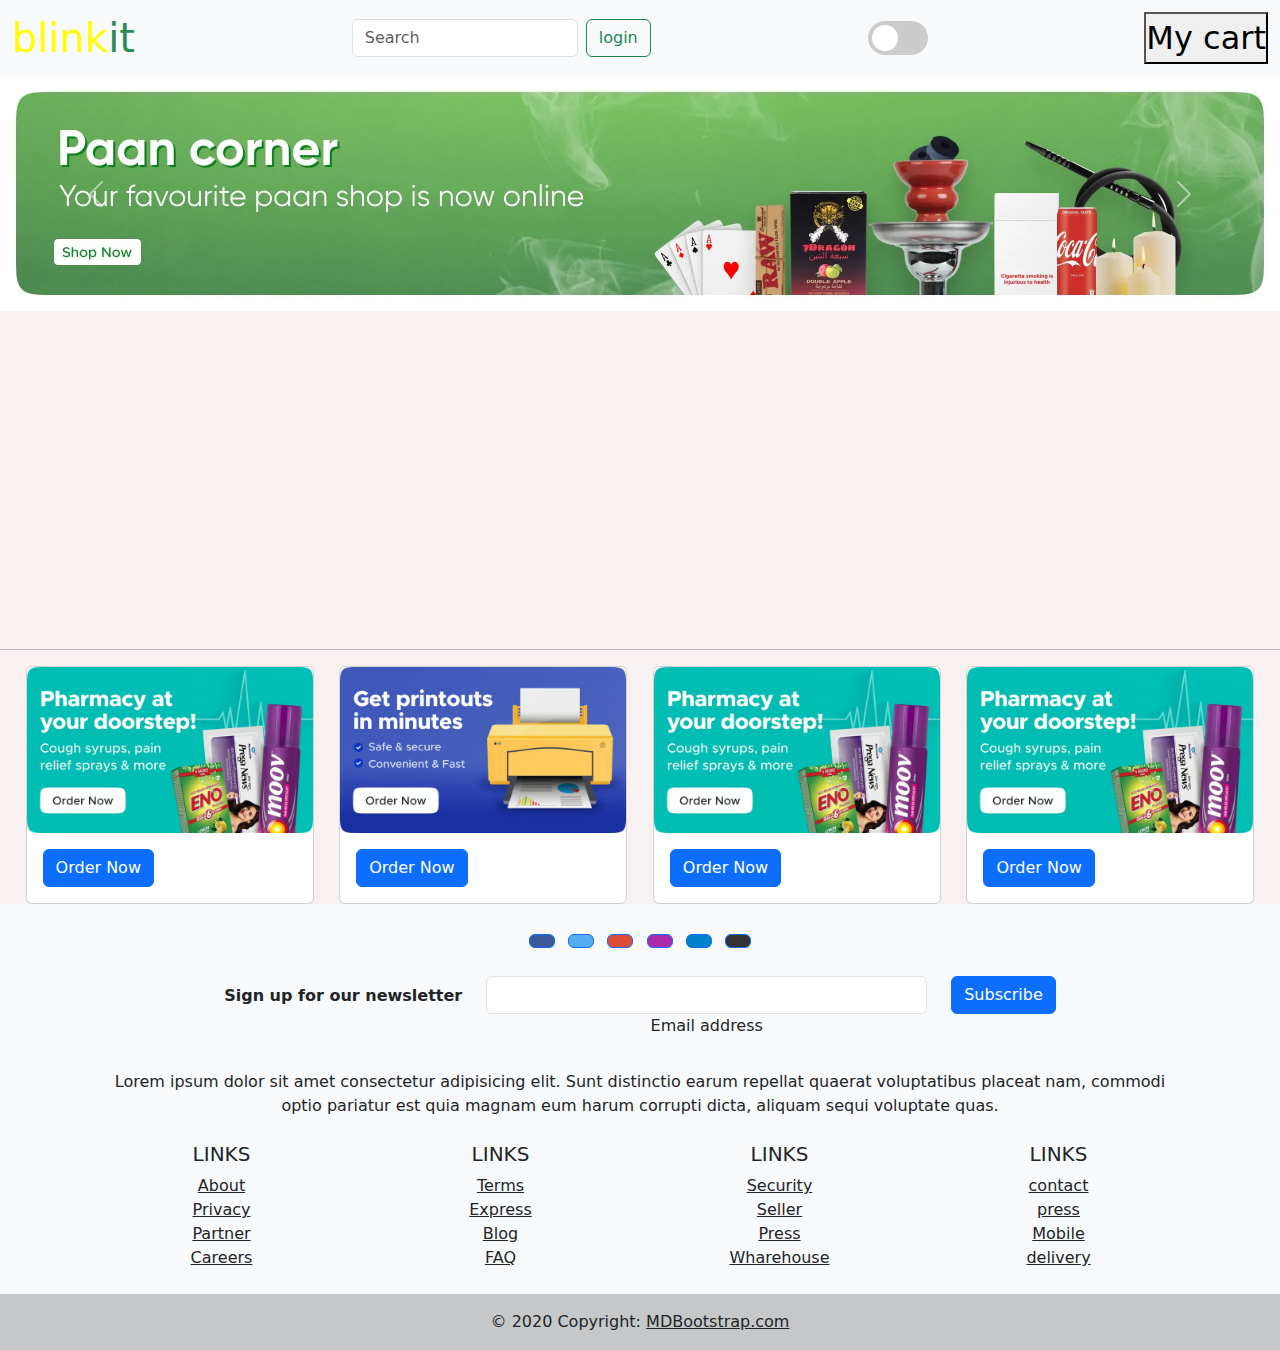
<file: My-Portfolio-main/blinkit/index.html>
<!DOCTYPE html>
<html lang="en">
<head>
    <meta charset="UTF-8">
    <meta name="viewport" content="width=device-width, initial-scale=1.0">
    <title>Blinkit.com</title>
    
    <link href="https://cdn.jsdelivr.net/npm/bootstrap@5.3.3/dist/css/bootstrap.min.css" rel="stylesheet" integrity="sha384-QWTKZyjpPEjISv5WaRU9OFeRpok6YctnYmDr5pNlyT2bRjXh0JMhjY6hW+ALEwIH" crossorigin="anonymous">
  <link rel="stylesheet" href="style.css">
  <link rel="icon" href="logo.png" type="image">

  <link rel="stylesheet" href="https://cdnjs.cloudflare.com/ajax/libs/font-awesome/6.5.2/css/all.min.css" integrity="sha512-SnH5WK+bZxgPHs44uWIX+LLJAJ9/2PkPKZ5QiAj6Ta86w+fsb2TkcmfRyVX3pBnMFcV7oQPJkl9QevSCWr3W6A==" crossorigin="anonymous" referrerpolicy="no-referrer" />
    
</head>
<body >

    <!--navigation bar-->

    <nav class="navbar bg-body-tertiary">
        <div class="container-fluid">
            <div class="blink">
                <div class="as">
                    blink<span>it</span>
                    
                </div>
                 
            </div>
           
          <form class="d-flex " role="search">
            <input class="form-control me-2" type="search" placeholder="Search" aria-label="Search">
            <button class="btn btn-outline-success" type="submit">login</button>
          </form>

          

          <label class="switch">
            <input type="checkbox" id="toggleButton">
            <span class="slider"></span>
          </label>

          
            <div class="button">
              <button>
                <div class="cart"><i class="fa-solid fa-cart-shopping"></i>My cart</div>
              </button>
            </div>
          
        </div>

      </nav>
     
      <!--caroual-->

      <div id="carouselExample" class="carousel slide">
        <div class="carousel-inner">
          <div class="carousel-item active">
            <img src="img.webp" class="d-block w-100" alt="...">
          </div>
          <div class="carousel-item">
            <img src="img1.webp" class="d-block w-100" alt="...">
          </div>
          <div class="carousel-item">
            <img src="img1.webp" class="d-block w-100" alt="...">
          </div>
        </div>
        <button class="carousel-control-prev" type="button" data-bs-target="#carouselExample" data-bs-slide="prev">
          <span class="carousel-control-prev-icon" aria-hidden="true"></span>
          <span class="visually-hidden">Previous</span>
        </button>
        <button class="carousel-control-next" type="button" data-bs-target="#carouselExample" data-bs-slide="next">
          <span class="carousel-control-next-icon" aria-hidden="true"></span>
          <span class="visually-hidden">Next</span>
        </button>
      </div>

      <iframe width="1360" height="315" src="https://www.youtube.com/embed/kQ7XBIkaXEc?si=0Y8hCA-ElWWr9N7f" title="YouTube video player" frameborder="0" allow="accelerometer; autoplay; clipboard-write; encrypted-media; gyroscope; picture-in-picture; web-share" referrerpolicy="strict-origin-when-cross-origin" allowfullscreen></iframe>
       <hr>
      <!--product-->
     
      <div class="card-holder">

        <div class="card" style="width: 18rem;">
          <img src="img2.avif" class="card-img-top" alt="...">
          <div class="card-body">
            
            <a href="#" class="btn btn-primary">Order Now</a>
          </div>
        </div>
        <div class="card" style="width: 18rem;">
          <img src="img3.avif" class="card-img-top" alt="...">
          <div class="card-body">
            
           
            <a href="#" class="btn btn-primary">Order Now</a>
          </div>
        </div>
        <div class="card" style="width: 18rem;">
          <img src="img2.avif" class="card-img-top" alt="...">
          <div class="card-body">
           
            <a href="#" class="btn btn-primary">Order Now</a>
          </div>
        </div>
        <div class="card" style="width: 18rem;">
          <img src="img2.avif" class="card-img-top" alt="...">
          <div class="card-body">
            
            <a href="#" class="btn btn-primary">Order Now</a>
          </div>
        </div>

      </div>
      <!-- Footer -->
<footer class="bg-light text-center ">
  <!-- Grid container -->
  <div class="container p-4">

    <!-- Section: Social media -->
    <section class="mb-4">
      <!-- Facebook -->
      <a class="btn btn-primary btn-floating m-1" style="background-color: #3b5998" href="https://www.youtube.com/watch?v=kQ7XBIkaXEc" role="button"><i class="fab fa-facebook-f"></i></a>
      
      <!-- Twitter -->
      <a class="btn btn-primary btn-floating m-1" style="background-color: #55acee" href="#!" role="button"><i class="fab fa-twitter"></i></a>

      <!-- Google -->
      <a class="btn btn-primary btn-floating m-1" style="background-color: #dd4b39" href="#!" role="button"><i class="fab fa-google"></i></a>

      <!-- Instagram -->
      <a class="btn btn-primary btn-floating m-1" style="background-color: #ac2bac" href="#!" role="button"><i class="fab fa-instagram"></i></a>

      <!-- Linkedin -->
      <a class="btn btn-primary btn-floating m-1" style="background-color: #0082ca" href="#!" role="button"><i class="fab fa-linkedin-in"></i></a>
      <!-- Github -->
      <a class="btn btn-primary btn-floating m-1" style="background-color: #333333" href="#!" role="button"><i class="fab fa-github"></i></a>
    </section>
    <!-- Section: Social media -->


    <!-- Section: Form -->
    <section class="">
      <form action="">
        <!--Grid row-->
        <div class="row d-flex justify-content-center">
          <!--Grid column-->
          <div class="col-auto">
            <p class="pt-2">
              <strong>Sign up for our newsletter</strong>
            </p>
          </div>
          <!--Grid column-->

          <!--Grid column-->
          <div class="col-md-5 col-12">
            <!-- Email input -->
            <div class="form-outline mb-4">
              <input type="email" id="form5Example2" class="form-control" />
              <label class="form-label" for="form5Example2">Email address</label>
            </div>
          </div>
          <!--Grid column-->

          <!--Grid column-->
          <div class="col-auto">

            <!-- Submit button -->
            <button type="submit" class="btn btn-primary mb-4">
              Subscribe
            </button>
          </div>
          <!--Grid column-->
        </div>
        <!--Grid row-->
      </form>
    </section>
    <!-- Section: Form -->


    <!-- Section: Text -->
    <section class="mb-4">
      <p>
        Lorem ipsum dolor sit amet consectetur adipisicing elit. Sunt
        distinctio earum repellat quaerat voluptatibus placeat nam,
        commodi optio pariatur est quia magnam eum harum corrupti dicta,
        aliquam sequi voluptate quas.
      </p>
    </section>
    <!-- Section: Text -->


    <!-- Section: Links -->
    <section class="">
      <!--Grid row-->
      <div class="row">
        <!--Grid column-->
        <div class="col-lg-3 col-md-6 mb-4 mb-md-0">
          <h5 class="text-uppercase">Links</h5>

          <ul class="list-unstyled mb-0">
            <li>
              <a href="#!" class="text-dark">About</a>
            </li>
            <li>
              <a href="#!" class="text-dark">Privacy</a>
            </li>
            <li>
              <a href="#!" class="text-dark">Partner</a>
            </li>
            <li>
              <a href="#!" class="text-dark">Careers</a>
            </li>
          </ul>
        </div>
        <!--Grid column-->

        <!--Grid column-->
        <div class="col-lg-3 col-md-6 mb-4 mb-md-0">
          <h5 class="text-uppercase">Links</h5>

          <ul class="list-unstyled mb-0">
            <li>
              <a href="#!" class="text-dark">Terms</a>
            </li>
            <li>
              <a href="#!" class="text-dark">Express</a>
            </li>
            <li>
              <a href="#!" class="text-dark">Blog</a>
            </li>
            <li>
              <a href="#!" class="text-dark">FAQ</a>
            </li>
          </ul>
        </div>
        <!--Grid column-->

        <!--Grid column-->
        <div class="col-lg-3 col-md-6 mb-4 mb-md-0">
          <h5 class="text-uppercase">Links</h5>

          <ul class="list-unstyled mb-0">
            <li>
              <a href="#!" class="text-dark">Security</a>
            </li>
            <li>
              <a href="#!" class="text-dark">Seller</a>
            </li>
            <li>
              <a href="#!" class="text-dark">Press</a>
            </li>
            <li>
              <a href="#!" class="text-dark">Wharehouse</a>
            </li>
          </ul>
        </div>
        <!--Grid column-->

        <!--Grid column-->
        <div class="col-lg-3 col-md-6 mb-4 mb-md-0">
          <h5 class="text-uppercase">Links</h5>

          <ul class="list-unstyled mb-0">
            <li>
              <a href="#!" class="text-dark">contact</a>
            </li>
            <li>
              <a href="#!" class="text-dark">press</a>
            </li>
            <li>
              <a href="#!" class="text-dark">Mobile</a>
            </li>
            <li>
              <a href="#!" class="text-dark">delivery</a>
            </li>
          </ul>
        </div>
        <!--Grid column-->
      </div>
      <!--Grid row-->
    </section>
    <!-- Section: Links -->

  </div>
  <!-- Grid container -->

  <!-- Copyright -->
  <div class="text-center p-3" style="background-color: rgba(0, 0, 0, 0.2)">
    © 2020 Copyright:
    <a class="text-dark" href="https://mdbootstrap.com/">MDBootstrap.com</a>
  </div>
  <!-- Copyright -->

</footer>
<!-- Footer -->

    <script src="https://cdn.jsdelivr.net/npm/bootstrap@5.3.3/dist/js/bootstrap.bundle.min.js" integrity="sha384-YvpcrYf0tY3lHB60NNkmXc5s9fDVZLESaAA55NDzOxhy9GkcIdslK1eN7N6jIeHz" crossorigin="anonymous"></script>
    <script src="script.js"></script>
</body>
</html>
</file>
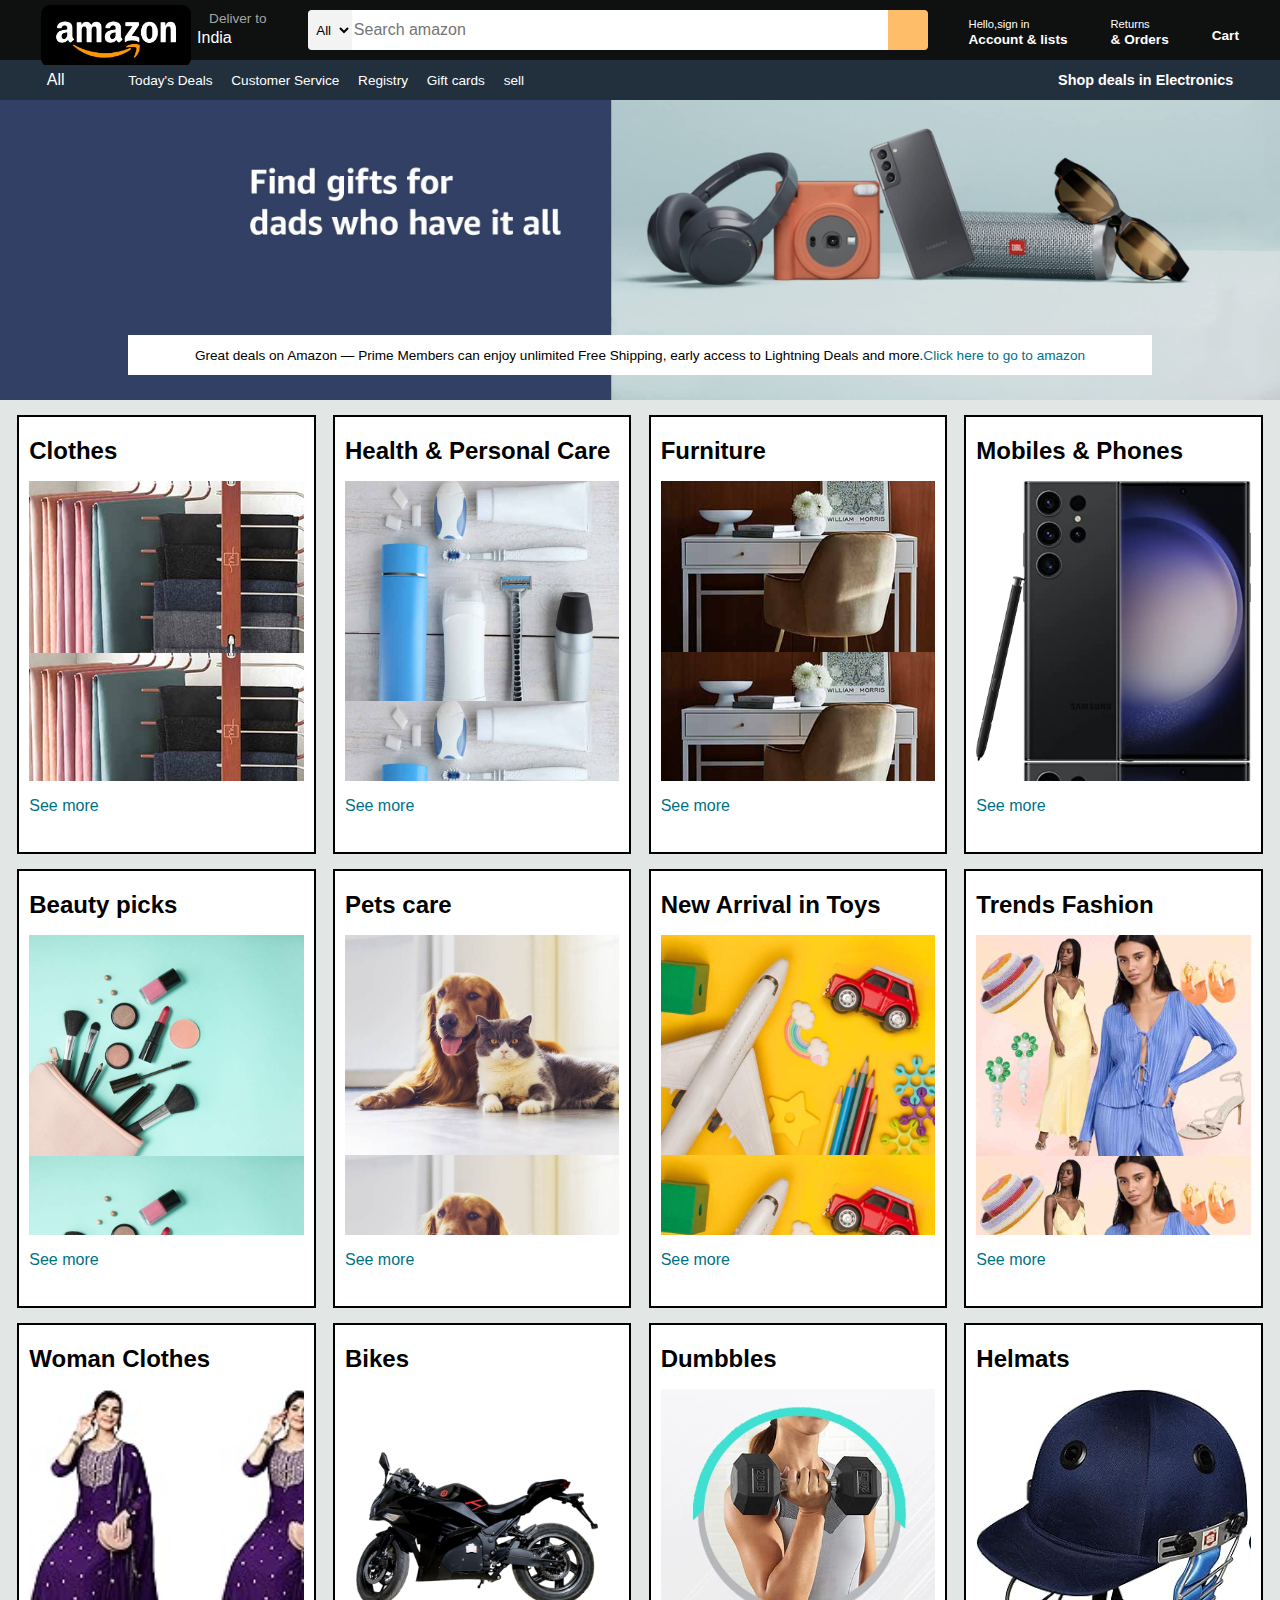
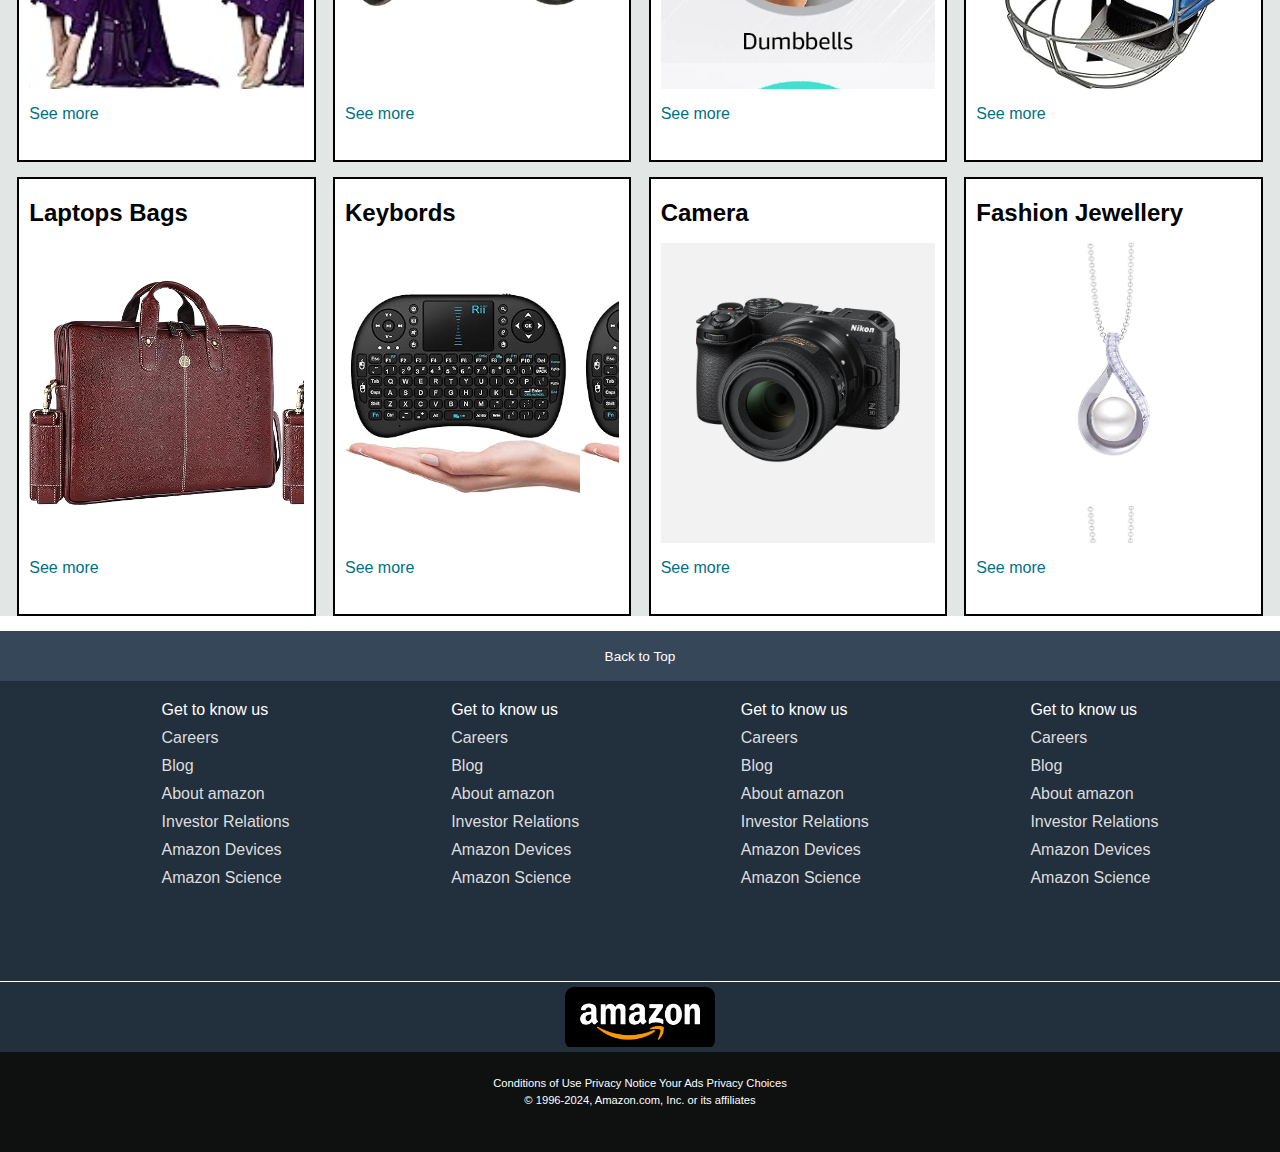
<file: My-Portfolio-main/amazon colan/amazon.html>
<!DOCTYPE html>
<html lang="en">
<head>
    <meta charset="UTF-8">
    <meta name="viewport" content="width=device-width, initial-scale=1.0">
    <title>Amazon</title>
    <link rel="stylesheet" href="https://cdnjs.cloudflare.com/ajax/libs/font-awesome/6.5.2/css/all.min.css" integrity="sha512-SnH5WK+bZxgPHs44uWIX+LLJAJ9/2PkPKZ5QiAj6Ta86w+fsb2TkcmfRyVX3pBnMFcV7oQPJkl9QevSCWr3W6A==" crossorigin="anonymous" referrerpolicy="no-referrer" />
    <link rel="stylesheet" href="style.css">
</head>
<body>
    <header>
      

        <div class="navbar">
            <div class="nav-logo border">
                <div class="logo"></div>
            </div>

            <div class="nav-address border">
                <p class="add-first">Deliver to</p>
                <div class="add-icon">
                    <i class="fa-solid fa-location-dot"></i>
                    <p class="add-second">India</p>
                </div>

            </div>
            <div class="nav-search">
                <select class="search-select">
                    <option >All</option>
                </select>
                <input placeholder="Search amazon" class="search-input">
                <div class="search-icon">
                    <i class="fa-solid fa-magnifying-glass"></i>
                </div>

            </div>
            <div class="nav-signin border">
                <p><span>Hello,sign in</span></p>
                <p class="nav-second">Account & lists</p>
            </div>
            <div class="nav-return border">
                <p><span>Returns</span></p>
                <p class="nav-second">& Orders</p>
            </div>
            <div class="nav-cart border">
                <i class="fa-solid fa-cart-shopping"></i>
                Cart
            </div>
            
        </div>

        <div class="panel">
            <div class="panel-all border">
                <i class="fa-solid fa-bars"></i>
                All
            </div>
            <div class="panel-ops border">
                <p>Today's Deals</p>
                <p>Customer Service</p>
                <p>Registry</p>
                <p>Gift cards</p>
                <p>sell</p>
            </div>
            <div class="panel-deals border">
                Shop deals in Electronics
            </div>
        </div>
        
    </header>
    <div class="hero-section">
        <div class="hero-msg">
            <p>Great deals on Amazon — Prime Members can enjoy unlimited Free Shipping, early access to Lightning Deals and more. </p> <a>Click here to go to amazon</a>
        </div>
    </div>
    <div class="shop-section">
        <div class="box1 box">
            <div class="box-content">
                <h2>Clothes</h2>
            <div class="box-img" style="background-image: url('box1_image.jpg');"></div>
            <p>See more</p>
            </div>
        </div>
        <div class="box2 box">
            <div class="box-content">
                <h2>Health & Personal Care</h2>
            <div class="box-img" style="background-image: url('box2_image.jpg');"></div>
            <p>See more</p>
            </div>
        </div>
        <div class="box3 box">
            <div class="box-content">
                <h2>Furniture</h2>
            <div class="box-img" style="background-image: url('box3_image.jpg');"></div>
            <p>See more</p>
            </div>
        </div>
        <div class="box4 box">
            <div class="box-content">
                <h2>Mobiles & Phones</h2>
            <div class="box-img" style="background-image: url('box4_image.jpg');"></div>
            <p>See more</p>
            </div>
        </div>
    </div>

    <div class="shop-section">
        <div class="box1 box">
            <div class="box-content">
                <h2>Beauty picks</h2>
            <div class="box-img" style="background-image: url('box5_image.jpg');"></div>
            <p>See more</p>
            </div>
        </div>
        <div class="box2 box">
            <div class="box-content">
                <h2>Pets care</h2>
            <div class="box-img" style="background-image: url('box6_image.jpg');"></div>
            <p>See more</p>
            </div>
        </div>
        <div class="box3 box">
            <div class="box-content">
                <h2>New Arrival in Toys</h2>
            <div class="box-img" style="background-image: url('box7_image.jpg');"></div>
            <p>See more</p>
            </div>
        </div>
        <div class="box4 box">
            <div class="box-content">
                <h2>Trends Fashion</h2>
            <div class="box-img" style="background-image: url('box8_image.jpg');"></div>
            <p>See more</p>
            </div>
        </div>

        <div class="box1 box">
            <div class="box-content">
                <h2> Woman Clothes</h2>
            <div class="box-img" style="background-image: url('box9_image.jpg');"></div>
            <p>See more</p>
            </div>
        </div>
        <div class="box2 box">
            <div class="box-content">
                <h2>Bikes</h2>
            <div class="box-img" style="background-image: url('box10_image.jpg');"></div>
            <p>See more</p>
            </div>
        </div>
        <div class="box3 box">
            <div class="box-content">
                <h2>Dumbbles</h2>
            <div class="box-img" style="background-image: url('box11_image.jpg');"></div>
            <p>See more</p>
            </div>
        </div>
        <div class="box4 box">
            <div class="box-content">
                <h2>Helmats</h2>
            <div class="box-img" style="background-image: url('box12_image.jpg');"></div>
            <p>See more</p>
            </div>
        </div>
    </div>

    <div class="shop-section">
        <div class="box1 box">
            <div class="box-content">
                <h2>Laptops Bags</h2>
            <div class="box-img" style="background-image: url('box13_image.jpg');"></div>
            <p>See more</p>
            </div>
        </div>
        <div class="box2 box">
            <div class="box-content">
                <h2>Keybords</h2>
            <div class="box-img" style="background-image: url('box14_image.jpg');"></div>
            <p>See more</p>
            </div>
        </div>
        <div class="box3 box">
            <div class="box-content">
                <h2>Camera</h2>
            <div class="box-img" style="background-image: url('box15_image.jpg');"></div>
            <p>See more</p>
            </div>
        </div>
        <div class="box4 box">
            <div class="box-content">
                <h2> Fashion Jewellery</h2>
            <div class="box-img" style="background-image: url('box16_image.jpg');"></div>
            <p>See more</p>
            </div>
        </div>

        



    </div>

<footer>
    <div class="foot-panel1">
        Back to Top
    </div>

    <div class="foot-panel2">
        <ul>
            <p>Get to know us</p>
            <a >Careers</a>
            <a >Blog</a>
            <a>About amazon</a>
            <a>Investor Relations</a>
            <a>Amazon Devices</a>
            <a>Amazon Science</a>

        </ul>

        <ul>
            <p>Get to know us</p>
            <a >Careers</a>
            <a >Blog</a>
            <a>About amazon</a>
            <a>Investor Relations</a>
            <a>Amazon Devices</a>
            <a>Amazon Science</a>

        </ul>

        <ul>
            <p>Get to know us</p>
            <a >Careers</a>
            <a >Blog</a>
            <a>About amazon</a>
            <a>Investor Relations</a>
            <a>Amazon Devices</a>
            <a>Amazon Science</a>

        </ul>

        <ul>
            <p>Get to know us</p>
            <a >Careers</a>
            <a >Blog</a>
            <a>About amazon</a>
            <a>Investor Relations</a>
            <a>Amazon Devices</a>
            <a>Amazon Science</a>

        </ul>
     </div>
    
     <div class="foot-panel3">
        <div class="logo"></div>
     </div>

     <div class="foot-panel4">
        <div class="pages">
            <a>Conditions of Use</a>
            <a>
                Privacy Notice
            </a>
            <a>Your Ads Privacy Choices</a>

        </div>
        <div class="copyright">© 1996-2024, Amazon.com, Inc. or its affiliates</div>
     </div>
    
    </footer>


</body>
</html>
</file>
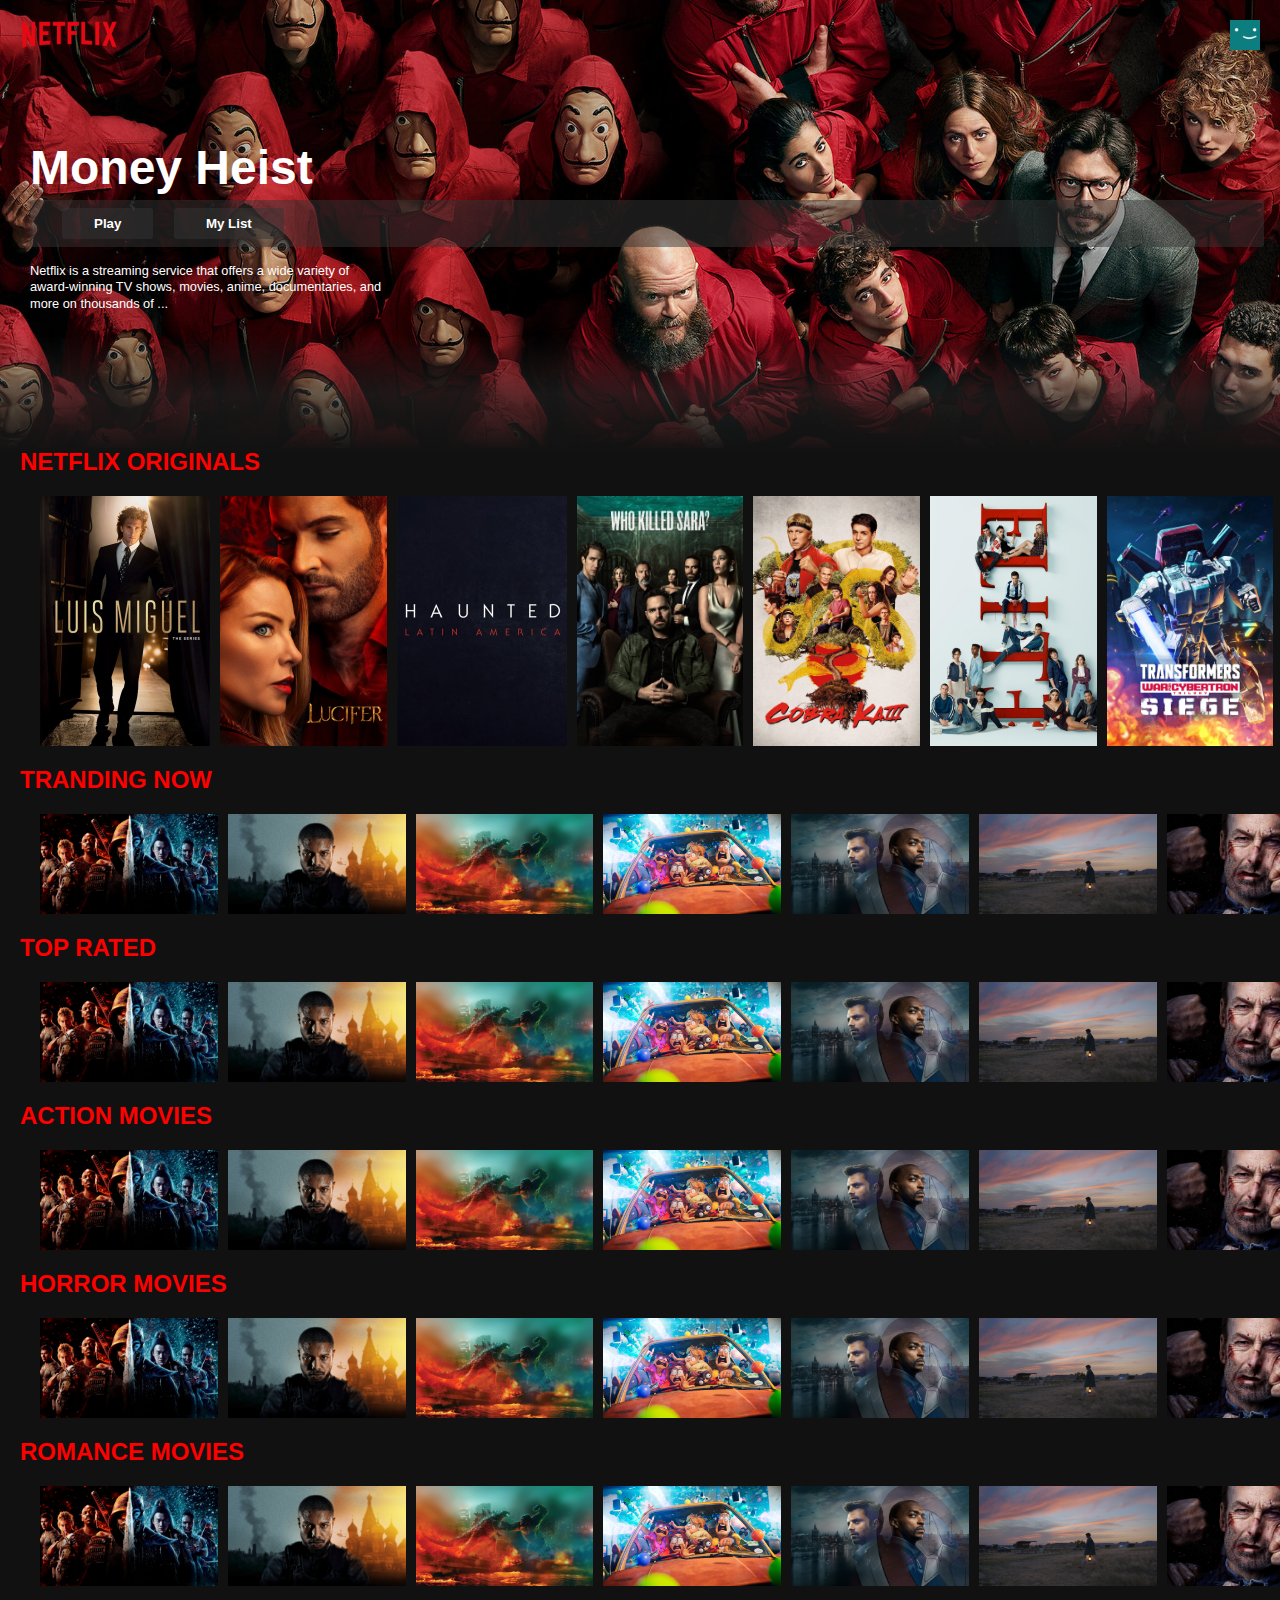
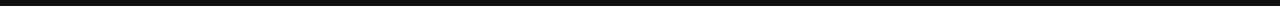
<file: My-Portfolio-main/netfilix colan/1.html>
<!DOCTYPE html>
<html lang="en">
<head>
    <meta charset="UTF-8">
    <meta name="viewport" content="width=device-width, initial-scale=1.0">
    <title>Document</title>
    <link rel="stylesheet" href="style.css">
    <style>
        *{
    margin: 0;
    box-sizing: border-box;
}
body{
    font-family: Arial, Helvetica, sans-serif;
    background-color: #111;

}

.row__poster {
    width: 100%;
    object-fit: contain;
    max-height: 100px;
    margin-right: 10px;
    transition: trasnform 450ms;

}
.row__posters{

    display: flex;
    overflow-y: hidden;
    overflow-x: scroll;
    padding: 20px;

}

.row__poster:hover{
    transform: scale(1.08);

}

.row__poster::-webkit-scrollbar{
    display: none;

}
.row__posterlarge{
    max-height: 250px;

}
.row__posterlarge:hover {
    transform: scale(1.09);


}
.row{
    color: white;
    margin-left: 20px;

}

.banner{
    background-image: url(banner.jpg);
    background-size: cover;
    background-position: center center;
    color: white;
    object-fit: contain;
    height: 448px;
}

.banner__contents{
    margin-left: 30px;
    padding-top: 140px;
    height: 190px;


}

.banner__title {
    font-size: 3rem;
    font-weight: 800;
    padding-bottom: 0.3rem;
    
}

.banner__discription{
    width: 45rem;
    line-height: 1.3;
    padding-top: 1rem;
    font-size: 0.8rem;
    max-width: 360px;
    height: 180px;

}

.banner__button {
    cursor: pointer;
    color: #fff;
    outline: none;
    border: none;
    font-weight: 700;
    border-radius: 0.2vw;
    padding-left: 2rem;
    padding-right: 2rem;
    margin-right: 1rem;
    padding-top: 0.5rem;
    padding-bottom: 0.5rem;
    background-color: rgba(51, 51, 51, 00.5);

}

.banner__button:hover {
    color: #000;
    background-color: #e6e6e6;
    transition: all 0.2s;
}

.banner__fadebottom {
    margin-top: 145px;
    height: 7.4rem;
    background-image: linear-gradient(180deg, transparent,rgba(37,37,37,0.61),#111);
}

.nav__logo{
    width: 100px;
    object-fit: contain;
}

.nav__avatar{
    width: 30px;
    object-fit: contain;

}

.nav {
    position: fixed;
    top: 0;
    width: 100%;
    display: flex;
    justify-content: space-between;
    padding: 20px;
    z-index: 1;
    transition-timing-function: ease-in;
    transition: all 0.5s;
}

.nav__black {
    background-color: #111;
    

}
h2 {
   color: red;
}
    </style>
</head>
<body>

    <!--nevigation-->

    <div class="nav" id="nav">
        <img src="netflix-logo.png" alt="" class="nav__logo">
        <img src="netflix-avatar.png" alt="" class="nav__avatar">
    </div>

    <!--header-->

    <div class="banner">
        <div class="banner__contents">
            <h1 class="banner__title">Money Heist</h1>
            <div class="banner__button">
                <button class="banner__button">Play</button>
                <button class="banner__button">My List</button>
            </div>
            <div class="banner__discription">
                Netflix is a streaming service that offers a wide variety of award-winning TV shows, movies, anime, documentaries, and more on thousands of ...
            </div>
        </div>
        <div class="banner__fadebottom">

        </div>
    </div>

<!--NETFLIX ORIGINALS-->
    <div class="row">
        <h2>NETFLIX ORIGINALS</h2>
        <div class="row__posters">
            <img src="large-movie1.jpg" alt="" class="row__poster row__posterlarge">
            <img src="large-movie2.jpg" alt="" class="row__poster row__posterlarge">
            <img src="large-movie3.jpg" alt="" class="row__poster row__posterlarge">
            <img src="large-movie4.jpg" alt="" class="row__poster row__posterlarge">
            <img src="large-movie5.jpg" alt="" class="row__poster row__posterlarge">
            <img src="large-movie6.jpg" alt="" class="row__poster row__posterlarge">
            <img src="large-movie7.jpg" alt="" class="row__poster row__posterlarge">
            <img src="large-movie8.jpg" alt="" class="row__poster row__posterlarge">
            <img src="large-movie1.jpg" alt="" class="row__poster row__posterlarge">
            <img src="large-movie2.jpg" alt="" class="row__poster row__posterlarge">
            <img src="large-movie3.jpg" alt="" class="row__poster row__posterlarge">
            <img src="large-movie4.jpg" alt="" class="row__poster row__posterlarge">
            <img src="large-movie5.jpg" alt="" class="row__poster row__posterlarge">
            <img src="large-movie6.jpg" alt="" class="row__poster row__posterlarge">
            <img src="large-movie7.jpg" alt="" class="row__poster row__posterlarge">
            <img src="large-movie8.jpg" alt="" class="row__poster row__posterlarge"><img src="large-movie1.jpg" alt="" class="row__poster row__posterlarge">
            <img src="large-movie2.jpg" alt="" class="row__poster row__posterlarge">
            <img src="large-movie3.jpg" alt="" class="row__poster row__posterlarge">
            <img src="large-movie4.jpg" alt="" class="row__poster row__posterlarge">
            <img src="large-movie5.jpg" alt="" class="row__poster row__posterlarge">
            <img src="large-movie6.jpg" alt="" class="row__poster row__posterlarge">
            <img src="large-movie7.jpg" alt="" class="row__poster row__posterlarge">
            <img src="large-movie8.jpg" alt="" class="row__poster row__posterlarge">

            <img src="large-movie4.jpg" alt="" class="row__poster row__posterlarge">
            <img src="large-movie5.jpg" alt="" class="row__poster row__posterlarge">
            <img src="large-movie6.jpg" alt="" class="row__poster row__posterlarge">
            <img src="large-movie7.jpg" alt="" class="row__poster row__posterlarge">
            <img src="large-movie8.jpg" alt="" class="row__poster row__posterlarge">
            <img src="large-movie1.jpg" alt="" class="row__poster row__posterlarge">
            <img src="large-movie2.jpg" alt="" class="row__poster row__posterlarge">
            <img src="large-movie3.jpg" alt="" class="row__poster row__posterlarge">
            <img src="large-movie4.jpg" alt="" class="row__poster row__posterlarge">
            <img src="large-movie5.jpg" alt="" class="row__poster row__posterlarge">
            <img src="large-movie6.jpg" alt="" class="row__poster row__posterlarge">
            <img src="large-movie7.jpg" alt="" class="row__poster row__posterlarge">
            <img src="large-movie8.jpg" alt="" class="row__poster row__posterlarge"><img src="large-movie1.jpg" alt="" class="row__poster row__posterlarge">
            <img src="large-movie2.jpg" alt="" class="row__poster row__posterlarge">
            <img src="large-movie3.jpg" alt="" class="row__poster row__posterlarge">
            <img src="large-movie4.jpg" alt="" class="row__poster row__posterlarge">
            <img src="large-movie5.jpg" alt="" class="row__poster row__posterlarge">
            <img src="large-movie6.jpg" alt="" class="row__poster row__posterlarge">
            <img src="large-movie7.jpg" alt="" class="row__poster row__posterlarge">
            <img src="large-movie8.jpg" alt="" class="row__poster row__posterlarge">


        </div>

    </div>
    <!--TRANDING NOW-->

    <div class="row">
        <h2>TRANDING NOW</h2>
        <div class="row__posters">
            <img src="small-movie1.jpg" alt="" class="row__poster">
            <img src="small-movie2.jpg" alt="" class="row__poster ">
            <img src="small-movie3.jpg" alt="" class="row__poster ">
            <img src="small-movie4.jpg" alt="" class="row__poster ">
            <img src="small-movie5.jpg" alt="" class="row__poster ">
            <img src="small-movie6.jpg" alt="" class="row__poster ">
            <img src="small-movie7.jpg" alt="" class="row__poster ">
            <img src="small-movie8.jpg" alt="" class="row__poster ">
            <img src="small-movie1.jpg" alt="" class="row__poster">
            <img src="small-movie2.jpg" alt="" class="row__poster ">
            <img src="small-movie3.jpg" alt="" class="row__poster ">
            <img src="small-movie4.jpg" alt="" class="row__poster ">
            <img src="small-movie5.jpg" alt="" class="row__poster ">
            <img src="small-movie6.jpg" alt="" class="row__poster ">
            <img src="small-movie7.jpg" alt="" class="row__poster ">
            <img src="small-movie8.jpg" alt="" class="row__poster ">
            <img src="small-movie1.jpg" alt="" class="row__poster">
            <img src="small-movie2.jpg" alt="" class="row__poster ">
            <img src="small-movie3.jpg" alt="" class="row__poster ">
            <img src="small-movie4.jpg" alt="" class="row__poster ">
            <img src="small-movie5.jpg" alt="" class="row__poster ">
            <img src="small-movie6.jpg" alt="" class="row__poster ">
            <img src="small-movie7.jpg" alt="" class="row__poster ">
            <img src="small-movie8.jpg" alt="" class="row__poster ">
            <img src="small-movie1.jpg" alt="" class="row__poster">
            <img src="small-movie2.jpg" alt="" class="row__poster ">
            <img src="small-movie3.jpg" alt="" class="row__poster ">
            <img src="small-movie4.jpg" alt="" class="row__poster ">
            <img src="small-movie5.jpg" alt="" class="row__poster ">
            <img src="small-movie6.jpg" alt="" class="row__poster ">
            <img src="small-movie7.jpg" alt="" class="row__poster ">
            <img src="small-movie8.jpg" alt="" class="row__poster ">
            <img src="small-movie1.jpg" alt="" class="row__poster">
            <img src="small-movie2.jpg" alt="" class="row__poster ">
            <img src="small-movie3.jpg" alt="" class="row__poster ">
            <img src="small-movie4.jpg" alt="" class="row__poster ">
            <img src="small-movie5.jpg" alt="" class="row__poster ">
            <img src="small-movie6.jpg" alt="" class="row__poster ">
            <img src="small-movie7.jpg" alt="" class="row__poster ">
            <img src="small-movie8.jpg" alt="" class="row__poster ">
            <img src="small-movie1.jpg" alt="" class="row__poster">
            <img src="small-movie2.jpg" alt="" class="row__poster ">
            <img src="small-movie3.jpg" alt="" class="row__poster ">
            <img src="small-movie4.jpg" alt="" class="row__poster ">
            <img src="small-movie5.jpg" alt="" class="row__poster ">
            <img src="small-movie6.jpg" alt="" class="row__poster ">
            <img src="small-movie7.jpg" alt="" class="row__poster ">
            <img src="small-movie8.jpg" alt="" class="row__poster ">
            <img src="small-movie1.jpg" alt="" class="row__poster">
            <img src="small-movie2.jpg" alt="" class="row__poster ">
            <img src="small-movie3.jpg" alt="" class="row__poster ">
            <img src="small-movie4.jpg" alt="" class="row__poster ">
            <img src="small-movie5.jpg" alt="" class="row__poster ">
            <img src="small-movie6.jpg" alt="" class="row__poster ">
            <img src="small-movie7.jpg" alt="" class="row__poster ">
            <img src="small-movie8.jpg" alt="" class="row__poster ">
            <img src="small-movie1.jpg" alt="" class="row__poster">
            <img src="small-movie2.jpg" alt="" class="row__poster ">
            <img src="small-movie3.jpg" alt="" class="row__poster ">
            <img src="small-movie4.jpg" alt="" class="row__poster ">
            <img src="small-movie5.jpg" alt="" class="row__poster ">
            <img src="small-movie6.jpg" alt="" class="row__poster ">
            <img src="small-movie7.jpg" alt="" class="row__poster ">
            <img src="small-movie8.jpg" alt="" class="row__poster ">
            <img src="small-movie1.jpg" alt="" class="row__poster">
            <img src="small-movie2.jpg" alt="" class="row__poster ">
            <img src="small-movie3.jpg" alt="" class="row__poster ">
            <img src="small-movie4.jpg" alt="" class="row__poster ">
            <img src="small-movie5.jpg" alt="" class="row__poster ">
            <img src="small-movie6.jpg" alt="" class="row__poster ">
            <img src="small-movie7.jpg" alt="" class="row__poster ">
            <img src="small-movie8.jpg" alt="" class="row__poster ">
            <img src="small-movie1.jpg" alt="" class="row__poster">
            <img src="small-movie2.jpg" alt="" class="row__poster ">
            <img src="small-movie3.jpg" alt="" class="row__poster ">
            <img src="small-movie4.jpg" alt="" class="row__poster ">
            <img src="small-movie5.jpg" alt="" class="row__poster ">
            <img src="small-movie6.jpg" alt="" class="row__poster ">
            <img src="small-movie7.jpg" alt="" class="row__poster ">
            <img src="small-movie8.jpg" alt="" class="row__poster ">
            <img src="small-movie1.jpg" alt="" class="row__poster">
            <img src="small-movie2.jpg" alt="" class="row__poster ">
            <img src="small-movie3.jpg" alt="" class="row__poster ">
            <img src="small-movie4.jpg" alt="" class="row__poster ">
            <img src="small-movie5.jpg" alt="" class="row__poster ">
            <img src="small-movie6.jpg" alt="" class="row__poster ">
            <img src="small-movie7.jpg" alt="" class="row__poster ">
            <img src="small-movie8.jpg" alt="" class="row__poster ">
            <img src="small-movie1.jpg" alt="" class="row__poster">
            <img src="small-movie2.jpg" alt="" class="row__poster ">
            <img src="small-movie3.jpg" alt="" class="row__poster ">
            <img src="small-movie4.jpg" alt="" class="row__poster ">
            <img src="small-movie5.jpg" alt="" class="row__poster ">
            <img src="small-movie6.jpg" alt="" class="row__poster ">
            <img src="small-movie7.jpg" alt="" class="row__poster ">
            <img src="small-movie8.jpg" alt="" class="row__poster ">
            <img src="small-movie1.jpg" alt="" class="row__poster">
            <img src="small-movie2.jpg" alt="" class="row__poster ">
            <img src="small-movie3.jpg" alt="" class="row__poster ">
            <img src="small-movie4.jpg" alt="" class="row__poster ">
            <img src="small-movie5.jpg" alt="" class="row__poster ">
            <img src="small-movie6.jpg" alt="" class="row__poster ">
            <img src="small-movie7.jpg" alt="" class="row__poster ">
            <img src="small-movie8.jpg" alt="" class="row__poster ">
            <img src="small-movie1.jpg" alt="" class="row__poster">
            <img src="small-movie2.jpg" alt="" class="row__poster ">
            <img src="small-movie3.jpg" alt="" class="row__poster ">
            <img src="small-movie4.jpg" alt="" class="row__poster ">
            <img src="small-movie5.jpg" alt="" class="row__poster ">
            <img src="small-movie6.jpg" alt="" class="row__poster ">
            <img src="small-movie7.jpg" alt="" class="row__poster ">
            <img src="small-movie8.jpg" alt="" class="row__poster ">
            <img src="small-movie1.jpg" alt="" class="row__poster">
            <img src="small-movie2.jpg" alt="" class="row__poster ">
            <img src="small-movie3.jpg" alt="" class="row__poster ">
            <img src="small-movie4.jpg" alt="" class="row__poster ">
            <img src="small-movie5.jpg" alt="" class="row__poster ">
            <img src="small-movie6.jpg" alt="" class="row__poster ">
            <img src="small-movie7.jpg" alt="" class="row__poster ">
            <img src="small-movie8.jpg" alt="" class="row__poster ">
            <img src="small-movie1.jpg" alt="" class="row__poster">
            <img src="small-movie2.jpg" alt="" class="row__poster ">
            <img src="small-movie3.jpg" alt="" class="row__poster ">
            <img src="small-movie4.jpg" alt="" class="row__poster ">
            <img src="small-movie5.jpg" alt="" class="row__poster ">
            <img src="small-movie6.jpg" alt="" class="row__poster ">
            <img src="small-movie7.jpg" alt="" class="row__poster ">
            <img src="small-movie8.jpg" alt="" class="row__poster ">
            <img src="small-movie1.jpg" alt="" class="row__poster">
            <img src="small-movie2.jpg" alt="" class="row__poster ">
            <img src="small-movie3.jpg" alt="" class="row__poster ">
            <img src="small-movie4.jpg" alt="" class="row__poster ">
            <img src="small-movie5.jpg" alt="" class="row__poster ">
            <img src="small-movie6.jpg" alt="" class="row__poster ">
            <img src="small-movie7.jpg" alt="" class="row__poster ">
            <img src="small-movie8.jpg" alt="" class="row__poster ">
            <img src="small-movie1.jpg" alt="" class="row__poster">
            <img src="small-movie2.jpg" alt="" class="row__poster ">
            <img src="small-movie3.jpg" alt="" class="row__poster ">
            <img src="small-movie4.jpg" alt="" class="row__poster ">
            <img src="small-movie5.jpg" alt="" class="row__poster ">
            <img src="small-movie6.jpg" alt="" class="row__poster ">
            <img src="small-movie7.jpg" alt="" class="row__poster ">
            <img src="small-movie8.jpg" alt="" class="row__poster ">
            <img src="small-movie1.jpg" alt="" class="row__poster">
            <img src="small-movie2.jpg" alt="" class="row__poster ">
            <img src="small-movie3.jpg" alt="" class="row__poster ">
            <img src="small-movie4.jpg" alt="" class="row__poster ">
            <img src="small-movie5.jpg" alt="" class="row__poster ">
            <img src="small-movie6.jpg" alt="" class="row__poster ">
            <img src="small-movie7.jpg" alt="" class="row__poster ">
            <img src="small-movie8.jpg" alt="" class="row__poster ">
            <img src="small-movie1.jpg" alt="" class="row__poster">
            <img src="small-movie2.jpg" alt="" class="row__poster ">
            <img src="small-movie3.jpg" alt="" class="row__poster ">
            <img src="small-movie4.jpg" alt="" class="row__poster ">
            <img src="small-movie5.jpg" alt="" class="row__poster ">
            <img src="small-movie6.jpg" alt="" class="row__poster ">
            <img src="small-movie7.jpg" alt="" class="row__poster ">
            <img src="small-movie8.jpg" alt="" class="row__poster ">
            <img src="small-movie1.jpg" alt="" class="row__poster">
            <img src="small-movie2.jpg" alt="" class="row__poster ">
            <img src="small-movie3.jpg" alt="" class="row__poster ">
            <img src="small-movie4.jpg" alt="" class="row__poster ">
            <img src="small-movie5.jpg" alt="" class="row__poster ">
            <img src="small-movie6.jpg" alt="" class="row__poster ">
            <img src="small-movie7.jpg" alt="" class="row__poster ">
            <img src="small-movie8.jpg" alt="" class="row__poster ">
            <img src="small-movie1.jpg" alt="" class="row__poster">
            <img src="small-movie2.jpg" alt="" class="row__poster ">
            <img src="small-movie3.jpg" alt="" class="row__poster ">
            <img src="small-movie4.jpg" alt="" class="row__poster ">
            <img src="small-movie5.jpg" alt="" class="row__poster ">
            <img src="small-movie6.jpg" alt="" class="row__poster ">
            <img src="small-movie7.jpg" alt="" class="row__poster ">
            <img src="small-movie8.jpg" alt="" class="row__poster ">
            <img src="small-movie1.jpg" alt="" class="row__poster">
            <img src="small-movie2.jpg" alt="" class="row__poster ">
            <img src="small-movie3.jpg" alt="" class="row__poster ">
            <img src="small-movie4.jpg" alt="" class="row__poster ">
            <img src="small-movie5.jpg" alt="" class="row__poster ">
            <img src="small-movie6.jpg" alt="" class="row__poster ">
            <img src="small-movie7.jpg" alt="" class="row__poster ">
            <img src="small-movie8.jpg" alt="" class="row__poster ">
            <img src="small-movie1.jpg" alt="" class="row__poster">
            <img src="small-movie2.jpg" alt="" class="row__poster ">
            <img src="small-movie3.jpg" alt="" class="row__poster ">
            <img src="small-movie4.jpg" alt="" class="row__poster ">
            <img src="small-movie5.jpg" alt="" class="row__poster ">
            <img src="small-movie6.jpg" alt="" class="row__poster ">
            <img src="small-movie7.jpg" alt="" class="row__poster ">
            <img src="small-movie8.jpg" alt="" class="row__poster ">
            <img src="small-movie1.jpg" alt="" class="row__poster">
            <img src="small-movie2.jpg" alt="" class="row__poster ">
            <img src="small-movie3.jpg" alt="" class="row__poster ">
            <img src="small-movie4.jpg" alt="" class="row__poster ">
            <img src="small-movie5.jpg" alt="" class="row__poster ">
            <img src="small-movie6.jpg" alt="" class="row__poster ">
            <img src="small-movie7.jpg" alt="" class="row__poster ">
            <img src="small-movie8.jpg" alt="" class="row__poster ">
            <img src="small-movie1.jpg" alt="" class="row__poster">
            <img src="small-movie2.jpg" alt="" class="row__poster ">
            <img src="small-movie3.jpg" alt="" class="row__poster ">
            <img src="small-movie4.jpg" alt="" class="row__poster ">
            <img src="small-movie5.jpg" alt="" class="row__poster ">
            <img src="small-movie6.jpg" alt="" class="row__poster ">
            <img src="small-movie7.jpg" alt="" class="row__poster ">
            <img src="small-movie8.jpg" alt="" class="row__poster ">
            <img src="small-movie1.jpg" alt="" class="row__poster">
            <img src="small-movie2.jpg" alt="" class="row__poster ">
            <img src="small-movie3.jpg" alt="" class="row__poster ">
            <img src="small-movie4.jpg" alt="" class="row__poster ">
            <img src="small-movie5.jpg" alt="" class="row__poster ">
            <img src="small-movie6.jpg" alt="" class="row__poster ">
            <img src="small-movie7.jpg" alt="" class="row__poster ">
            <img src="small-movie8.jpg" alt="" class="row__poster ">
            <img src="small-movie1.jpg" alt="" class="row__poster">
            <img src="small-movie2.jpg" alt="" class="row__poster ">
            <img src="small-movie3.jpg" alt="" class="row__poster ">
            <img src="small-movie4.jpg" alt="" class="row__poster ">
            <img src="small-movie5.jpg" alt="" class="row__poster ">
            <img src="small-movie6.jpg" alt="" class="row__poster ">
            <img src="small-movie7.jpg" alt="" class="row__poster ">
            <img src="small-movie8.jpg" alt="" class="row__poster ">
            <img src="small-movie1.jpg" alt="" class="row__poster">
            <img src="small-movie2.jpg" alt="" class="row__poster ">
            <img src="small-movie3.jpg" alt="" class="row__poster ">
            <img src="small-movie4.jpg" alt="" class="row__poster ">
            <img src="small-movie5.jpg" alt="" class="row__poster ">
            <img src="small-movie6.jpg" alt="" class="row__poster ">
            <img src="small-movie7.jpg" alt="" class="row__poster ">
            <img src="small-movie8.jpg" alt="" class="row__poster ">
            <img src="small-movie1.jpg" alt="" class="row__poster">
            <img src="small-movie2.jpg" alt="" class="row__poster ">
            <img src="small-movie3.jpg" alt="" class="row__poster ">
            <img src="small-movie4.jpg" alt="" class="row__poster ">
            <img src="small-movie5.jpg" alt="" class="row__poster ">
            <img src="small-movie6.jpg" alt="" class="row__poster ">
            <img src="small-movie7.jpg" alt="" class="row__poster ">
            <img src="small-movie8.jpg" alt="" class="row__poster ">
            <img src="small-movie1.jpg" alt="" class="row__poster">
            <img src="small-movie2.jpg" alt="" class="row__poster ">
            <img src="small-movie3.jpg" alt="" class="row__poster ">
            <img src="small-movie4.jpg" alt="" class="row__poster ">
            <img src="small-movie5.jpg" alt="" class="row__poster ">
            <img src="small-movie6.jpg" alt="" class="row__poster ">
            <img src="small-movie7.jpg" alt="" class="row__poster ">
            <img src="small-movie8.jpg" alt="" class="row__poster ">
            <img src="small-movie1.jpg" alt="" class="row__poster">
            <img src="small-movie2.jpg" alt="" class="row__poster ">
            <img src="small-movie3.jpg" alt="" class="row__poster ">
            <img src="small-movie4.jpg" alt="" class="row__poster ">
            <img src="small-movie5.jpg" alt="" class="row__poster ">
            <img src="small-movie6.jpg" alt="" class="row__poster ">
            <img src="small-movie7.jpg" alt="" class="row__poster ">
            <img src="small-movie8.jpg" alt="" class="row__poster ">
            <img src="small-movie1.jpg" alt="" class="row__poster">
            <img src="small-movie2.jpg" alt="" class="row__poster ">
            <img src="small-movie3.jpg" alt="" class="row__poster ">
            <img src="small-movie4.jpg" alt="" class="row__poster ">
            <img src="small-movie5.jpg" alt="" class="row__poster ">
            <img src="small-movie6.jpg" alt="" class="row__poster ">
            <img src="small-movie7.jpg" alt="" class="row__poster ">
            <img src="small-movie8.jpg" alt="" class="row__poster ">
            <img src="small-movie1.jpg" alt="" class="row__poster">
            <img src="small-movie2.jpg" alt="" class="row__poster ">
            <img src="small-movie3.jpg" alt="" class="row__poster ">
            <img src="small-movie4.jpg" alt="" class="row__poster ">
            <img src="small-movie5.jpg" alt="" class="row__poster ">
            <img src="small-movie6.jpg" alt="" class="row__poster ">
            <img src="small-movie7.jpg" alt="" class="row__poster ">
            <img src="small-movie8.jpg" alt="" class="row__poster ">
            <img src="small-movie1.jpg" alt="" class="row__poster">
            <img src="small-movie2.jpg" alt="" class="row__poster ">
            <img src="small-movie3.jpg" alt="" class="row__poster ">
            <img src="small-movie4.jpg" alt="" class="row__poster ">
            <img src="small-movie5.jpg" alt="" class="row__poster ">
            <img src="small-movie6.jpg" alt="" class="row__poster ">
            <img src="small-movie7.jpg" alt="" class="row__poster ">
            <img src="small-movie8.jpg" alt="" class="row__poster ">
            <img src="small-movie1.jpg" alt="" class="row__poster">
            <img src="small-movie2.jpg" alt="" class="row__poster ">
            <img src="small-movie3.jpg" alt="" class="row__poster ">
            <img src="small-movie4.jpg" alt="" class="row__poster ">
            <img src="small-movie5.jpg" alt="" class="row__poster ">
            <img src="small-movie6.jpg" alt="" class="row__poster ">
            <img src="small-movie7.jpg" alt="" class="row__poster ">
            <img src="small-movie8.jpg" alt="" class="row__poster ">
            <img src="small-movie1.jpg" alt="" class="row__poster">
            <img src="small-movie2.jpg" alt="" class="row__poster ">
            <img src="small-movie3.jpg" alt="" class="row__poster ">
            <img src="small-movie4.jpg" alt="" class="row__poster ">
            <img src="small-movie5.jpg" alt="" class="row__poster ">
            <img src="small-movie6.jpg" alt="" class="row__poster ">
            <img src="small-movie7.jpg" alt="" class="row__poster ">
            <img src="small-movie8.jpg" alt="" class="row__poster ">
            <img src="small-movie1.jpg" alt="" class="row__poster">
            <img src="small-movie2.jpg" alt="" class="row__poster ">
            <img src="small-movie3.jpg" alt="" class="row__poster ">
            <img src="small-movie4.jpg" alt="" class="row__poster ">
            <img src="small-movie5.jpg" alt="" class="row__poster ">
            <img src="small-movie6.jpg" alt="" class="row__poster ">
            <img src="small-movie7.jpg" alt="" class="row__poster ">
            <img src="small-movie8.jpg" alt="" class="row__poster ">
            <img src="small-movie1.jpg" alt="" class="row__poster">
            <img src="small-movie2.jpg" alt="" class="row__poster ">
            <img src="small-movie3.jpg" alt="" class="row__poster ">
            <img src="small-movie4.jpg" alt="" class="row__poster ">
            <img src="small-movie5.jpg" alt="" class="row__poster ">
            <img src="small-movie6.jpg" alt="" class="row__poster ">
            <img src="small-movie7.jpg" alt="" class="row__poster ">
            <img src="small-movie8.jpg" alt="" class="row__poster ">
            <img src="small-movie1.jpg" alt="" class="row__poster">
            <img src="small-movie2.jpg" alt="" class="row__poster ">
            <img src="small-movie3.jpg" alt="" class="row__poster ">
            <img src="small-movie4.jpg" alt="" class="row__poster ">
            <img src="small-movie5.jpg" alt="" class="row__poster ">
            <img src="small-movie6.jpg" alt="" class="row__poster ">
            <img src="small-movie7.jpg" alt="" class="row__poster ">
            <img src="small-movie8.jpg" alt="" class="row__poster ">
            <img src="small-movie1.jpg" alt="" class="row__poster">
            <img src="small-movie2.jpg" alt="" class="row__poster ">
            <img src="small-movie3.jpg" alt="" class="row__poster ">
            <img src="small-movie4.jpg" alt="" class="row__poster ">
            <img src="small-movie5.jpg" alt="" class="row__poster ">
            <img src="small-movie6.jpg" alt="" class="row__poster ">
            <img src="small-movie7.jpg" alt="" class="row__poster ">
            <img src="small-movie8.jpg" alt="" class="row__poster ">
            <img src="small-movie1.jpg" alt="" class="row__poster">
            <img src="small-movie2.jpg" alt="" class="row__poster ">
            <img src="small-movie3.jpg" alt="" class="row__poster ">
            <img src="small-movie4.jpg" alt="" class="row__poster ">
            <img src="small-movie5.jpg" alt="" class="row__poster ">
            <img src="small-movie6.jpg" alt="" class="row__poster ">
            <img src="small-movie7.jpg" alt="" class="row__poster ">
            <img src="small-movie8.jpg" alt="" class="row__poster ">
            <img src="small-movie1.jpg" alt="" class="row__poster">
            <img src="small-movie2.jpg" alt="" class="row__poster ">
            <img src="small-movie3.jpg" alt="" class="row__poster ">
            <img src="small-movie4.jpg" alt="" class="row__poster ">
            <img src="small-movie5.jpg" alt="" class="row__poster ">
            <img src="small-movie6.jpg" alt="" class="row__poster ">
            <img src="small-movie7.jpg" alt="" class="row__poster ">
            <img src="small-movie8.jpg" alt="" class="row__poster ">
            <img src="small-movie1.jpg" alt="" class="row__poster">
            <img src="small-movie2.jpg" alt="" class="row__poster ">
            <img src="small-movie3.jpg" alt="" class="row__poster ">
            <img src="small-movie4.jpg" alt="" class="row__poster ">
            <img src="small-movie5.jpg" alt="" class="row__poster ">
            <img src="small-movie6.jpg" alt="" class="row__poster ">
            <img src="small-movie7.jpg" alt="" class="row__poster ">
            <img src="small-movie8.jpg" alt="" class="row__poster ">
            <img src="small-movie1.jpg" alt="" class="row__poster">
            <img src="small-movie2.jpg" alt="" class="row__poster ">
            <img src="small-movie3.jpg" alt="" class="row__poster ">
            <img src="small-movie4.jpg" alt="" class="row__poster ">
            <img src="small-movie5.jpg" alt="" class="row__poster ">
            <img src="small-movie6.jpg" alt="" class="row__poster ">
            <img src="small-movie7.jpg" alt="" class="row__poster ">
            <img src="small-movie8.jpg" alt="" class="row__poster ">
            <img src="small-movie1.jpg" alt="" class="row__poster">
            <img src="small-movie2.jpg" alt="" class="row__poster ">
            <img src="small-movie3.jpg" alt="" class="row__poster ">
            <img src="small-movie4.jpg" alt="" class="row__poster ">
            <img src="small-movie5.jpg" alt="" class="row__poster ">
            <img src="small-movie6.jpg" alt="" class="row__poster ">
            <img src="small-movie7.jpg" alt="" class="row__poster ">
            <img src="small-movie8.jpg" alt="" class="row__poster ">
            <img src="small-movie1.jpg" alt="" class="row__poster">
            <img src="small-movie2.jpg" alt="" class="row__poster ">
            <img src="small-movie3.jpg" alt="" class="row__poster ">
            <img src="small-movie4.jpg" alt="" class="row__poster ">
            <img src="small-movie5.jpg" alt="" class="row__poster ">
            <img src="small-movie6.jpg" alt="" class="row__poster ">
            <img src="small-movie7.jpg" alt="" class="row__poster ">
            <img src="small-movie8.jpg" alt="" class="row__poster ">
            <img src="small-movie1.jpg" alt="" class="row__poster">
            <img src="small-movie2.jpg" alt="" class="row__poster ">
            <img src="small-movie3.jpg" alt="" class="row__poster ">
            <img src="small-movie4.jpg" alt="" class="row__poster ">
            <img src="small-movie5.jpg" alt="" class="row__poster ">
            <img src="small-movie6.jpg" alt="" class="row__poster ">
            <img src="small-movie7.jpg" alt="" class="row__poster ">
            <img src="small-movie8.jpg" alt="" class="row__poster ">
            <img src="small-movie1.jpg" alt="" class="row__poster">
            <img src="small-movie2.jpg" alt="" class="row__poster ">
            <img src="small-movie3.jpg" alt="" class="row__poster ">
            <img src="small-movie4.jpg" alt="" class="row__poster ">
            <img src="small-movie5.jpg" alt="" class="row__poster ">
            <img src="small-movie6.jpg" alt="" class="row__poster ">
            <img src="small-movie7.jpg" alt="" class="row__poster ">
            <img src="small-movie8.jpg" alt="" class="row__poster ">
            <img src="small-movie1.jpg" alt="" class="row__poster">
            <img src="small-movie2.jpg" alt="" class="row__poster ">
            <img src="small-movie3.jpg" alt="" class="row__poster ">
            <img src="small-movie4.jpg" alt="" class="row__poster ">
            <img src="small-movie5.jpg" alt="" class="row__poster ">
            <img src="small-movie6.jpg" alt="" class="row__poster ">
            <img src="small-movie7.jpg" alt="" class="row__poster ">
            <img src="small-movie8.jpg" alt="" class="row__poster ">
            <img src="small-movie1.jpg" alt="" class="row__poster">
            <img src="small-movie2.jpg" alt="" class="row__poster ">
            <img src="small-movie3.jpg" alt="" class="row__poster ">
            <img src="small-movie4.jpg" alt="" class="row__poster ">
            <img src="small-movie5.jpg" alt="" class="row__poster ">
            <img src="small-movie6.jpg" alt="" class="row__poster ">
            <img src="small-movie7.jpg" alt="" class="row__poster ">
            <img src="small-movie8.jpg" alt="" class="row__poster ">
            <img src="small-movie1.jpg" alt="" class="row__poster">
            <img src="small-movie2.jpg" alt="" class="row__poster ">
            <img src="small-movie3.jpg" alt="" class="row__poster ">
            <img src="small-movie4.jpg" alt="" class="row__poster ">
            <img src="small-movie5.jpg" alt="" class="row__poster ">
            <img src="small-movie6.jpg" alt="" class="row__poster ">
            <img src="small-movie7.jpg" alt="" class="row__poster ">
            <img src="small-movie8.jpg" alt="" class="row__poster ">
            <img src="small-movie1.jpg" alt="" class="row__poster">
            <img src="small-movie2.jpg" alt="" class="row__poster ">
            <img src="small-movie3.jpg" alt="" class="row__poster ">
            <img src="small-movie4.jpg" alt="" class="row__poster ">
            <img src="small-movie5.jpg" alt="" class="row__poster ">
            <img src="small-movie6.jpg" alt="" class="row__poster ">
            <img src="small-movie7.jpg" alt="" class="row__poster ">
            <img src="small-movie8.jpg" alt="" class="row__poster ">
            <img src="small-movie1.jpg" alt="" class="row__poster">
            <img src="small-movie2.jpg" alt="" class="row__poster ">
            <img src="small-movie3.jpg" alt="" class="row__poster ">
            <img src="small-movie4.jpg" alt="" class="row__poster ">
            <img src="small-movie5.jpg" alt="" class="row__poster ">
            <img src="small-movie6.jpg" alt="" class="row__poster ">
            <img src="small-movie7.jpg" alt="" class="row__poster ">
            <img src="small-movie8.jpg" alt="" class="row__poster ">
            <img src="small-movie1.jpg" alt="" class="row__poster">
            <img src="small-movie2.jpg" alt="" class="row__poster ">
            <img src="small-movie3.jpg" alt="" class="row__poster ">
            <img src="small-movie4.jpg" alt="" class="row__poster ">
            <img src="small-movie5.jpg" alt="" class="row__poster ">
            <img src="small-movie6.jpg" alt="" class="row__poster ">
            <img src="small-movie7.jpg" alt="" class="row__poster ">
            <img src="small-movie8.jpg" alt="" class="row__poster ">
            <img src="small-movie1.jpg" alt="" class="row__poster">
            <img src="small-movie2.jpg" alt="" class="row__poster ">
            <img src="small-movie3.jpg" alt="" class="row__poster ">
            <img src="small-movie4.jpg" alt="" class="row__poster ">
            <img src="small-movie5.jpg" alt="" class="row__poster ">
            <img src="small-movie6.jpg" alt="" class="row__poster ">
            <img src="small-movie7.jpg" alt="" class="row__poster ">
            <img src="small-movie8.jpg" alt="" class="row__poster ">
            <img src="small-movie1.jpg" alt="" class="row__poster">
            <img src="small-movie2.jpg" alt="" class="row__poster ">
            <img src="small-movie3.jpg" alt="" class="row__poster ">
            <img src="small-movie4.jpg" alt="" class="row__poster ">
            <img src="small-movie5.jpg" alt="" class="row__poster ">
            <img src="small-movie6.jpg" alt="" class="row__poster ">
            <img src="small-movie7.jpg" alt="" class="row__poster ">
            <img src="small-movie8.jpg" alt="" class="row__poster ">
            <img src="small-movie1.jpg" alt="" class="row__poster">
            <img src="small-movie2.jpg" alt="" class="row__poster ">
            <img src="small-movie3.jpg" alt="" class="row__poster ">
            <img src="small-movie4.jpg" alt="" class="row__poster ">
            <img src="small-movie5.jpg" alt="" class="row__poster ">
            <img src="small-movie6.jpg" alt="" class="row__poster ">
            <img src="small-movie7.jpg" alt="" class="row__poster ">
            <img src="small-movie8.jpg" alt="" class="row__poster ">
            <img src="small-movie1.jpg" alt="" class="row__poster">
            <img src="small-movie2.jpg" alt="" class="row__poster ">
            <img src="small-movie3.jpg" alt="" class="row__poster ">
            <img src="small-movie4.jpg" alt="" class="row__poster ">
            <img src="small-movie5.jpg" alt="" class="row__poster ">
            <img src="small-movie6.jpg" alt="" class="row__poster ">
            <img src="small-movie7.jpg" alt="" class="row__poster ">
            <img src="small-movie8.jpg" alt="" class="row__poster ">
            <img src="small-movie1.jpg" alt="" class="row__poster">
            <img src="small-movie2.jpg" alt="" class="row__poster ">
            <img src="small-movie3.jpg" alt="" class="row__poster ">
            <img src="small-movie4.jpg" alt="" class="row__poster ">
            <img src="small-movie5.jpg" alt="" class="row__poster ">
            <img src="small-movie6.jpg" alt="" class="row__poster ">
            <img src="small-movie7.jpg" alt="" class="row__poster ">
            <img src="small-movie8.jpg" alt="" class="row__poster ">
            <img src="small-movie1.jpg" alt="" class="row__poster">
            <img src="small-movie2.jpg" alt="" class="row__poster ">
            <img src="small-movie3.jpg" alt="" class="row__poster ">
            <img src="small-movie4.jpg" alt="" class="row__poster ">
            <img src="small-movie5.jpg" alt="" class="row__poster ">
            <img src="small-movie6.jpg" alt="" class="row__poster ">
            <img src="small-movie7.jpg" alt="" class="row__poster ">
            <img src="small-movie8.jpg" alt="" class="row__poster ">
            <img src="small-movie1.jpg" alt="" class="row__poster">
            <img src="small-movie2.jpg" alt="" class="row__poster ">
            <img src="small-movie3.jpg" alt="" class="row__poster ">
            <img src="small-movie4.jpg" alt="" class="row__poster ">
            <img src="small-movie5.jpg" alt="" class="row__poster ">
            <img src="small-movie6.jpg" alt="" class="row__poster ">
            <img src="small-movie7.jpg" alt="" class="row__poster ">
            <img src="small-movie8.jpg" alt="" class="row__poster ">
            <img src="small-movie1.jpg" alt="" class="row__poster">
            <img src="small-movie2.jpg" alt="" class="row__poster ">
            <img src="small-movie3.jpg" alt="" class="row__poster ">
            <img src="small-movie4.jpg" alt="" class="row__poster ">
            <img src="small-movie5.jpg" alt="" class="row__poster ">
            <img src="small-movie6.jpg" alt="" class="row__poster ">
            <img src="small-movie7.jpg" alt="" class="row__poster ">
            <img src="small-movie8.jpg" alt="" class="row__poster ">
            <img src="small-movie1.jpg" alt="" class="row__poster">
            <img src="small-movie2.jpg" alt="" class="row__poster ">
            <img src="small-movie3.jpg" alt="" class="row__poster ">
            <img src="small-movie4.jpg" alt="" class="row__poster ">
            <img src="small-movie5.jpg" alt="" class="row__poster ">
            <img src="small-movie6.jpg" alt="" class="row__poster ">
            <img src="small-movie7.jpg" alt="" class="row__poster ">
            <img src="small-movie8.jpg" alt="" class="row__poster ">
            <img src="small-movie1.jpg" alt="" class="row__poster">
            <img src="small-movie2.jpg" alt="" class="row__poster ">
            <img src="small-movie3.jpg" alt="" class="row__poster ">
            <img src="small-movie4.jpg" alt="" class="row__poster ">
            <img src="small-movie5.jpg" alt="" class="row__poster ">
            <img src="small-movie6.jpg" alt="" class="row__poster ">
            <img src="small-movie7.jpg" alt="" class="row__poster ">
            <img src="small-movie8.jpg" alt="" class="row__poster ">
            <img src="small-movie1.jpg" alt="" class="row__poster">
            <img src="small-movie2.jpg" alt="" class="row__poster ">
            <img src="small-movie3.jpg" alt="" class="row__poster ">
            <img src="small-movie4.jpg" alt="" class="row__poster ">
            <img src="small-movie5.jpg" alt="" class="row__poster ">
            <img src="small-movie6.jpg" alt="" class="row__poster ">
            <img src="small-movie7.jpg" alt="" class="row__poster ">
            <img src="small-movie8.jpg" alt="" class="row__poster ">
            <img src="small-movie1.jpg" alt="" class="row__poster">
            <img src="small-movie2.jpg" alt="" class="row__poster ">
            <img src="small-movie3.jpg" alt="" class="row__poster ">
            <img src="small-movie4.jpg" alt="" class="row__poster ">
            <img src="small-movie5.jpg" alt="" class="row__poster ">
            <img src="small-movie6.jpg" alt="" class="row__poster ">
            <img src="small-movie7.jpg" alt="" class="row__poster ">
            <img src="small-movie8.jpg" alt="" class="row__poster ">
            <img src="small-movie1.jpg" alt="" class="row__poster">
            <img src="small-movie2.jpg" alt="" class="row__poster ">
            <img src="small-movie3.jpg" alt="" class="row__poster ">
            <img src="small-movie4.jpg" alt="" class="row__poster ">
            <img src="small-movie5.jpg" alt="" class="row__poster ">
            <img src="small-movie6.jpg" alt="" class="row__poster ">
            <img src="small-movie7.jpg" alt="" class="row__poster ">
            <img src="small-movie8.jpg" alt="" class="row__poster ">
            <img src="small-movie1.jpg" alt="" class="row__poster">
            <img src="small-movie2.jpg" alt="" class="row__poster ">
            <img src="small-movie3.jpg" alt="" class="row__poster ">
            <img src="small-movie4.jpg" alt="" class="row__poster ">
            <img src="small-movie5.jpg" alt="" class="row__poster ">
            <img src="small-movie6.jpg" alt="" class="row__poster ">
            <img src="small-movie7.jpg" alt="" class="row__poster ">
            <img src="small-movie8.jpg" alt="" class="row__poster ">
            <img src="small-movie1.jpg" alt="" class="row__poster">
            <img src="small-movie2.jpg" alt="" class="row__poster ">
            <img src="small-movie3.jpg" alt="" class="row__poster ">
            <img src="small-movie4.jpg" alt="" class="row__poster ">
            <img src="small-movie5.jpg" alt="" class="row__poster ">
            <img src="small-movie6.jpg" alt="" class="row__poster ">
            <img src="small-movie7.jpg" alt="" class="row__poster ">
            <img src="small-movie8.jpg" alt="" class="row__poster ">
            <img src="small-movie1.jpg" alt="" class="row__poster">
            <img src="small-movie2.jpg" alt="" class="row__poster ">
            <img src="small-movie3.jpg" alt="" class="row__poster ">
            <img src="small-movie4.jpg" alt="" class="row__poster ">
            <img src="small-movie5.jpg" alt="" class="row__poster ">
            <img src="small-movie6.jpg" alt="" class="row__poster ">
            <img src="small-movie7.jpg" alt="" class="row__poster ">
            <img src="small-movie8.jpg" alt="" class="row__poster ">
            <img src="small-movie1.jpg" alt="" class="row__poster">
            <img src="small-movie2.jpg" alt="" class="row__poster ">
            <img src="small-movie3.jpg" alt="" class="row__poster ">
            <img src="small-movie4.jpg" alt="" class="row__poster ">
            <img src="small-movie5.jpg" alt="" class="row__poster ">
            <img src="small-movie6.jpg" alt="" class="row__poster ">
            <img src="small-movie7.jpg" alt="" class="row__poster ">
            <img src="small-movie8.jpg" alt="" class="row__poster ">
            <img src="small-movie1.jpg" alt="" class="row__poster">
            <img src="small-movie2.jpg" alt="" class="row__poster ">
            <img src="small-movie3.jpg" alt="" class="row__poster ">
            <img src="small-movie4.jpg" alt="" class="row__poster ">
            <img src="small-movie5.jpg" alt="" class="row__poster ">
            <img src="small-movie6.jpg" alt="" class="row__poster ">
            <img src="small-movie7.jpg" alt="" class="row__poster ">
            <img src="small-movie8.jpg" alt="" class="row__poster ">
            <img src="small-movie1.jpg" alt="" class="row__poster">
            <img src="small-movie2.jpg" alt="" class="row__poster ">
            <img src="small-movie3.jpg" alt="" class="row__poster ">
            <img src="small-movie4.jpg" alt="" class="row__poster ">
            <img src="small-movie5.jpg" alt="" class="row__poster ">
            <img src="small-movie6.jpg" alt="" class="row__poster ">
            <img src="small-movie7.jpg" alt="" class="row__poster ">
            <img src="small-movie8.jpg" alt="" class="row__poster ">
            <img src="small-movie1.jpg" alt="" class="row__poster">
            <img src="small-movie2.jpg" alt="" class="row__poster ">
            <img src="small-movie3.jpg" alt="" class="row__poster ">
            <img src="small-movie4.jpg" alt="" class="row__poster ">
            <img src="small-movie5.jpg" alt="" class="row__poster ">
            <img src="small-movie6.jpg" alt="" class="row__poster ">
            <img src="small-movie7.jpg" alt="" class="row__poster ">
            <img src="small-movie8.jpg" alt="" class="row__poster ">
            <img src="small-movie1.jpg" alt="" class="row__poster">
            <img src="small-movie2.jpg" alt="" class="row__poster ">
            <img src="small-movie3.jpg" alt="" class="row__poster ">
            <img src="small-movie4.jpg" alt="" class="row__poster ">
            <img src="small-movie5.jpg" alt="" class="row__poster ">
            <img src="small-movie6.jpg" alt="" class="row__poster ">
            <img src="small-movie7.jpg" alt="" class="row__poster ">
            <img src="small-movie8.jpg" alt="" class="row__poster ">
            <img src="small-movie1.jpg" alt="" class="row__poster">
            <img src="small-movie2.jpg" alt="" class="row__poster ">
            <img src="small-movie3.jpg" alt="" class="row__poster ">
            <img src="small-movie4.jpg" alt="" class="row__poster ">
            <img src="small-movie5.jpg" alt="" class="row__poster ">
            <img src="small-movie6.jpg" alt="" class="row__poster ">
            <img src="small-movie7.jpg" alt="" class="row__poster ">
            <img src="small-movie8.jpg" alt="" class="row__poster ">
            <img src="small-movie1.jpg" alt="" class="row__poster">
            <img src="small-movie2.jpg" alt="" class="row__poster ">
            <img src="small-movie3.jpg" alt="" class="row__poster ">
            <img src="small-movie4.jpg" alt="" class="row__poster ">
            <img src="small-movie5.jpg" alt="" class="row__poster ">
            <img src="small-movie6.jpg" alt="" class="row__poster ">
            <img src="small-movie7.jpg" alt="" class="row__poster ">
            <img src="small-movie8.jpg" alt="" class="row__poster ">
            <img src="small-movie1.jpg" alt="" class="row__poster">
            <img src="small-movie2.jpg" alt="" class="row__poster ">
            <img src="small-movie3.jpg" alt="" class="row__poster ">
            <img src="small-movie4.jpg" alt="" class="row__poster ">
            <img src="small-movie5.jpg" alt="" class="row__poster ">
            <img src="small-movie6.jpg" alt="" class="row__poster ">
            <img src="small-movie7.jpg" alt="" class="row__poster ">
            <img src="small-movie8.jpg" alt="" class="row__poster ">
            <img src="small-movie1.jpg" alt="" class="row__poster">
            <img src="small-movie2.jpg" alt="" class="row__poster ">
            <img src="small-movie3.jpg" alt="" class="row__poster ">
            <img src="small-movie4.jpg" alt="" class="row__poster ">
            <img src="small-movie5.jpg" alt="" class="row__poster ">
            <img src="small-movie6.jpg" alt="" class="row__poster ">
            <img src="small-movie7.jpg" alt="" class="row__poster ">
            <img src="small-movie8.jpg" alt="" class="row__poster ">
            <img src="small-movie1.jpg" alt="" class="row__poster">
            <img src="small-movie2.jpg" alt="" class="row__poster ">
            <img src="small-movie3.jpg" alt="" class="row__poster ">
            <img src="small-movie4.jpg" alt="" class="row__poster ">
            <img src="small-movie5.jpg" alt="" class="row__poster ">
            <img src="small-movie6.jpg" alt="" class="row__poster ">
            <img src="small-movie7.jpg" alt="" class="row__poster ">
            <img src="small-movie8.jpg" alt="" class="row__poster ">
            <img src="small-movie1.jpg" alt="" class="row__poster">
            <img src="small-movie2.jpg" alt="" class="row__poster ">
            <img src="small-movie3.jpg" alt="" class="row__poster ">
            <img src="small-movie4.jpg" alt="" class="row__poster ">
            <img src="small-movie5.jpg" alt="" class="row__poster ">
            <img src="small-movie6.jpg" alt="" class="row__poster ">
            <img src="small-movie7.jpg" alt="" class="row__poster ">
            <img src="small-movie8.jpg" alt="" class="row__poster ">
            <img src="small-movie1.jpg" alt="" class="row__poster">
            <img src="small-movie2.jpg" alt="" class="row__poster ">
            <img src="small-movie3.jpg" alt="" class="row__poster ">
            <img src="small-movie4.jpg" alt="" class="row__poster ">
            <img src="small-movie5.jpg" alt="" class="row__poster ">
            <img src="small-movie6.jpg" alt="" class="row__poster ">
            <img src="small-movie7.jpg" alt="" class="row__poster ">
            <img src="small-movie8.jpg" alt="" class="row__poster ">
            <img src="small-movie1.jpg" alt="" class="row__poster">
            <img src="small-movie2.jpg" alt="" class="row__poster ">
            <img src="small-movie3.jpg" alt="" class="row__poster ">
            <img src="small-movie4.jpg" alt="" class="row__poster ">
            <img src="small-movie5.jpg" alt="" class="row__poster ">
            <img src="small-movie6.jpg" alt="" class="row__poster ">
            <img src="small-movie7.jpg" alt="" class="row__poster ">
            <img src="small-movie8.jpg" alt="" class="row__poster ">
            <img src="small-movie1.jpg" alt="" class="row__poster">
            <img src="small-movie2.jpg" alt="" class="row__poster ">
            <img src="small-movie3.jpg" alt="" class="row__poster ">
            <img src="small-movie4.jpg" alt="" class="row__poster ">
            <img src="small-movie5.jpg" alt="" class="row__poster ">
            <img src="small-movie6.jpg" alt="" class="row__poster ">
            <img src="small-movie7.jpg" alt="" class="row__poster ">
            <img src="small-movie8.jpg" alt="" class="row__poster ">
            <img src="small-movie1.jpg" alt="" class="row__poster">
            <img src="small-movie2.jpg" alt="" class="row__poster ">
            <img src="small-movie3.jpg" alt="" class="row__poster ">
            <img src="small-movie4.jpg" alt="" class="row__poster ">
            <img src="small-movie5.jpg" alt="" class="row__poster ">
            <img src="small-movie6.jpg" alt="" class="row__poster ">
            <img src="small-movie7.jpg" alt="" class="row__poster ">
            <img src="small-movie8.jpg" alt="" class="row__poster ">
            <img src="small-movie1.jpg" alt="" class="row__poster">
            <img src="small-movie2.jpg" alt="" class="row__poster ">
            <img src="small-movie3.jpg" alt="" class="row__poster ">
            <img src="small-movie4.jpg" alt="" class="row__poster ">
            <img src="small-movie5.jpg" alt="" class="row__poster ">
            <img src="small-movie6.jpg" alt="" class="row__poster ">
            <img src="small-movie7.jpg" alt="" class="row__poster ">
            <img src="small-movie8.jpg" alt="" class="row__poster ">
            <img src="small-movie1.jpg" alt="" class="row__poster">
            <img src="small-movie2.jpg" alt="" class="row__poster ">
            <img src="small-movie3.jpg" alt="" class="row__poster ">
            <img src="small-movie4.jpg" alt="" class="row__poster ">
            <img src="small-movie5.jpg" alt="" class="row__poster ">
            <img src="small-movie6.jpg" alt="" class="row__poster ">
            <img src="small-movie7.jpg" alt="" class="row__poster ">
            <img src="small-movie8.jpg" alt="" class="row__poster ">
            <img src="small-movie1.jpg" alt="" class="row__poster">
            <img src="small-movie2.jpg" alt="" class="row__poster ">
            <img src="small-movie3.jpg" alt="" class="row__poster ">
            <img src="small-movie4.jpg" alt="" class="row__poster ">
            <img src="small-movie5.jpg" alt="" class="row__poster ">
            <img src="small-movie6.jpg" alt="" class="row__poster ">
            <img src="small-movie7.jpg" alt="" class="row__poster ">
            <img src="small-movie8.jpg" alt="" class="row__poster ">
            <img src="small-movie1.jpg" alt="" class="row__poster">
            <img src="small-movie2.jpg" alt="" class="row__poster ">
            <img src="small-movie3.jpg" alt="" class="row__poster ">
            <img src="small-movie4.jpg" alt="" class="row__poster ">
            <img src="small-movie5.jpg" alt="" class="row__poster ">
            <img src="small-movie6.jpg" alt="" class="row__poster ">
            <img src="small-movie7.jpg" alt="" class="row__poster ">
            <img src="small-movie8.jpg" alt="" class="row__poster ">
            <img src="small-movie1.jpg" alt="" class="row__poster">
            <img src="small-movie2.jpg" alt="" class="row__poster ">
            <img src="small-movie3.jpg" alt="" class="row__poster ">
            <img src="small-movie4.jpg" alt="" class="row__poster ">
            <img src="small-movie5.jpg" alt="" class="row__poster ">
            <img src="small-movie6.jpg" alt="" class="row__poster ">
            <img src="small-movie7.jpg" alt="" class="row__poster ">
            <img src="small-movie8.jpg" alt="" class="row__poster ">
            <img src="small-movie1.jpg" alt="" class="row__poster">
            <img src="small-movie2.jpg" alt="" class="row__poster ">
            <img src="small-movie3.jpg" alt="" class="row__poster ">
            <img src="small-movie4.jpg" alt="" class="row__poster ">
            <img src="small-movie5.jpg" alt="" class="row__poster ">
            <img src="small-movie6.jpg" alt="" class="row__poster ">
            <img src="small-movie7.jpg" alt="" class="row__poster ">
            <img src="small-movie8.jpg" alt="" class="row__poster ">
            <img src="small-movie1.jpg" alt="" class="row__poster">
            <img src="small-movie2.jpg" alt="" class="row__poster ">
            <img src="small-movie3.jpg" alt="" class="row__poster ">
            <img src="small-movie4.jpg" alt="" class="row__poster ">
            <img src="small-movie5.jpg" alt="" class="row__poster ">
            <img src="small-movie6.jpg" alt="" class="row__poster ">
            <img src="small-movie7.jpg" alt="" class="row__poster ">
            <img src="small-movie8.jpg" alt="" class="row__poster ">
            <img src="small-movie1.jpg" alt="" class="row__poster">
            <img src="small-movie2.jpg" alt="" class="row__poster ">
            <img src="small-movie3.jpg" alt="" class="row__poster ">
            <img src="small-movie4.jpg" alt="" class="row__poster ">
            <img src="small-movie5.jpg" alt="" class="row__poster ">
            <img src="small-movie6.jpg" alt="" class="row__poster ">
            <img src="small-movie7.jpg" alt="" class="row__poster ">
            <img src="small-movie8.jpg" alt="" class="row__poster ">
            <img src="small-movie1.jpg" alt="" class="row__poster">
            <img src="small-movie2.jpg" alt="" class="row__poster ">
            <img src="small-movie3.jpg" alt="" class="row__poster ">
            <img src="small-movie4.jpg" alt="" class="row__poster ">
            <img src="small-movie5.jpg" alt="" class="row__poster ">
            <img src="small-movie6.jpg" alt="" class="row__poster ">
            <img src="small-movie7.jpg" alt="" class="row__poster ">
            <img src="small-movie8.jpg" alt="" class="row__poster ">
            <img src="small-movie1.jpg" alt="" class="row__poster">
            <img src="small-movie2.jpg" alt="" class="row__poster ">
            <img src="small-movie3.jpg" alt="" class="row__poster ">
            <img src="small-movie4.jpg" alt="" class="row__poster ">
            <img src="small-movie5.jpg" alt="" class="row__poster ">
            <img src="small-movie6.jpg" alt="" class="row__poster ">
            <img src="small-movie7.jpg" alt="" class="row__poster ">
            <img src="small-movie8.jpg" alt="" class="row__poster ">
            <img src="small-movie1.jpg" alt="" class="row__poster">
            <img src="small-movie2.jpg" alt="" class="row__poster ">
            <img src="small-movie3.jpg" alt="" class="row__poster ">
            <img src="small-movie4.jpg" alt="" class="row__poster ">
            <img src="small-movie5.jpg" alt="" class="row__poster ">
            <img src="small-movie6.jpg" alt="" class="row__poster ">
            <img src="small-movie7.jpg" alt="" class="row__poster ">
            <img src="small-movie8.jpg" alt="" class="row__poster ">
            <img src="small-movie1.jpg" alt="" class="row__poster">
            <img src="small-movie2.jpg" alt="" class="row__poster ">
            <img src="small-movie3.jpg" alt="" class="row__poster ">
            <img src="small-movie4.jpg" alt="" class="row__poster ">
            <img src="small-movie5.jpg" alt="" class="row__poster ">
            <img src="small-movie6.jpg" alt="" class="row__poster ">
            <img src="small-movie7.jpg" alt="" class="row__poster ">
            <img src="small-movie8.jpg" alt="" class="row__poster ">
            <img src="small-movie1.jpg" alt="" class="row__poster">
            <img src="small-movie2.jpg" alt="" class="row__poster ">
            <img src="small-movie3.jpg" alt="" class="row__poster ">
            <img src="small-movie4.jpg" alt="" class="row__poster ">
            <img src="small-movie5.jpg" alt="" class="row__poster ">
            <img src="small-movie6.jpg" alt="" class="row__poster ">
            <img src="small-movie7.jpg" alt="" class="row__poster ">
            <img src="small-movie8.jpg" alt="" class="row__poster ">
            <img src="small-movie1.jpg" alt="" class="row__poster">
            <img src="small-movie2.jpg" alt="" class="row__poster ">
            <img src="small-movie3.jpg" alt="" class="row__poster ">
            <img src="small-movie4.jpg" alt="" class="row__poster ">
            <img src="small-movie5.jpg" alt="" class="row__poster ">
            <img src="small-movie6.jpg" alt="" class="row__poster ">
            <img src="small-movie7.jpg" alt="" class="row__poster ">
            <img src="small-movie8.jpg" alt="" class="row__poster ">
            <img src="small-movie1.jpg" alt="" class="row__poster">
            <img src="small-movie2.jpg" alt="" class="row__poster ">
            <img src="small-movie3.jpg" alt="" class="row__poster ">
            <img src="small-movie4.jpg" alt="" class="row__poster ">
            <img src="small-movie5.jpg" alt="" class="row__poster ">
            <img src="small-movie6.jpg" alt="" class="row__poster ">
            <img src="small-movie7.jpg" alt="" class="row__poster ">
            <img src="small-movie8.jpg" alt="" class="row__poster ">
            <img src="small-movie1.jpg" alt="" class="row__poster">
            <img src="small-movie2.jpg" alt="" class="row__poster ">
            <img src="small-movie3.jpg" alt="" class="row__poster ">
            <img src="small-movie4.jpg" alt="" class="row__poster ">
            <img src="small-movie5.jpg" alt="" class="row__poster ">
            <img src="small-movie6.jpg" alt="" class="row__poster ">
            <img src="small-movie7.jpg" alt="" class="row__poster ">
            <img src="small-movie8.jpg" alt="" class="row__poster ">
            <img src="small-movie1.jpg" alt="" class="row__poster">
            <img src="small-movie2.jpg" alt="" class="row__poster ">
            <img src="small-movie3.jpg" alt="" class="row__poster ">
            <img src="small-movie4.jpg" alt="" class="row__poster ">
            <img src="small-movie5.jpg" alt="" class="row__poster ">
            <img src="small-movie6.jpg" alt="" class="row__poster ">
            <img src="small-movie7.jpg" alt="" class="row__poster ">
            <img src="small-movie8.jpg" alt="" class="row__poster ">
            <img src="small-movie1.jpg" alt="" class="row__poster">
            <img src="small-movie2.jpg" alt="" class="row__poster ">
            <img src="small-movie3.jpg" alt="" class="row__poster ">
            <img src="small-movie4.jpg" alt="" class="row__poster ">
            <img src="small-movie5.jpg" alt="" class="row__poster ">
            <img src="small-movie6.jpg" alt="" class="row__poster ">
            <img src="small-movie7.jpg" alt="" class="row__poster ">
            <img src="small-movie8.jpg" alt="" class="row__poster ">
            <img src="small-movie1.jpg" alt="" class="row__poster">
            <img src="small-movie2.jpg" alt="" class="row__poster ">
            <img src="small-movie3.jpg" alt="" class="row__poster ">
            <img src="small-movie4.jpg" alt="" class="row__poster ">
            <img src="small-movie5.jpg" alt="" class="row__poster ">
            <img src="small-movie6.jpg" alt="" class="row__poster ">
            <img src="small-movie7.jpg" alt="" class="row__poster ">
            <img src="small-movie8.jpg" alt="" class="row__poster ">
            <img src="small-movie1.jpg" alt="" class="row__poster">
            <img src="small-movie2.jpg" alt="" class="row__poster ">
            <img src="small-movie3.jpg" alt="" class="row__poster ">
            <img src="small-movie4.jpg" alt="" class="row__poster ">
            <img src="small-movie5.jpg" alt="" class="row__poster ">
            <img src="small-movie6.jpg" alt="" class="row__poster ">
            <img src="small-movie7.jpg" alt="" class="row__poster ">
            <img src="small-movie8.jpg" alt="" class="row__poster ">
            <img src="small-movie1.jpg" alt="" class="row__poster">
            <img src="small-movie2.jpg" alt="" class="row__poster ">
            <img src="small-movie3.jpg" alt="" class="row__poster ">
            <img src="small-movie4.jpg" alt="" class="row__poster ">
            <img src="small-movie5.jpg" alt="" class="row__poster ">
            <img src="small-movie6.jpg" alt="" class="row__poster ">
            <img src="small-movie7.jpg" alt="" class="row__poster ">
            <img src="small-movie8.jpg" alt="" class="row__poster ">
            <img src="small-movie1.jpg" alt="" class="row__poster">
            <img src="small-movie2.jpg" alt="" class="row__poster ">
            <img src="small-movie3.jpg" alt="" class="row__poster ">
            <img src="small-movie4.jpg" alt="" class="row__poster ">
            <img src="small-movie5.jpg" alt="" class="row__poster ">
            <img src="small-movie6.jpg" alt="" class="row__poster ">
            <img src="small-movie7.jpg" alt="" class="row__poster ">
            <img src="small-movie8.jpg" alt="" class="row__poster ">
            <img src="small-movie1.jpg" alt="" class="row__poster">
            <img src="small-movie2.jpg" alt="" class="row__poster ">
            <img src="small-movie3.jpg" alt="" class="row__poster ">
            <img src="small-movie4.jpg" alt="" class="row__poster ">
            <img src="small-movie5.jpg" alt="" class="row__poster ">
            <img src="small-movie6.jpg" alt="" class="row__poster ">
            <img src="small-movie7.jpg" alt="" class="row__poster ">
            <img src="small-movie8.jpg" alt="" class="row__poster ">
            <img src="small-movie1.jpg" alt="" class="row__poster">
            <img src="small-movie2.jpg" alt="" class="row__poster ">
            <img src="small-movie3.jpg" alt="" class="row__poster ">
            <img src="small-movie4.jpg" alt="" class="row__poster ">
            <img src="small-movie5.jpg" alt="" class="row__poster ">
            <img src="small-movie6.jpg" alt="" class="row__poster ">
            <img src="small-movie7.jpg" alt="" class="row__poster ">
            <img src="small-movie8.jpg" alt="" class="row__poster ">
            <img src="small-movie1.jpg" alt="" class="row__poster">
            <img src="small-movie2.jpg" alt="" class="row__poster ">
            <img src="small-movie3.jpg" alt="" class="row__poster ">
            <img src="small-movie4.jpg" alt="" class="row__poster ">
            <img src="small-movie5.jpg" alt="" class="row__poster ">
            <img src="small-movie6.jpg" alt="" class="row__poster ">
            <img src="small-movie7.jpg" alt="" class="row__poster ">
            <img src="small-movie8.jpg" alt="" class="row__poster ">
            


        </div>

    </div>

    <!--TOP RTATED-->

    <div class="row">
        <h2>TOP RATED</h2>
        <div class="row__posters">
            <img src="small-movie1.jpg" alt="" class="row__poster">
            <img src="small-movie2.jpg" alt="" class="row__poster ">
            <img src="small-movie3.jpg" alt="" class="row__poster ">
            <img src="small-movie4.jpg" alt="" class="row__poster ">
            <img src="small-movie5.jpg" alt="" class="row__poster ">
            <img src="small-movie6.jpg" alt="" class="row__poster ">
            <img src="small-movie7.jpg" alt="" class="row__poster ">
            <img src="small-movie8.jpg" alt="" class="row__poster ">
            <img src="small-movie1.jpg" alt="" class="row__poster">
            <img src="small-movie2.jpg" alt="" class="row__poster ">
            <img src="small-movie3.jpg" alt="" class="row__poster ">
            <img src="small-movie4.jpg" alt="" class="row__poster ">
            <img src="small-movie5.jpg" alt="" class="row__poster ">
            <img src="small-movie6.jpg" alt="" class="row__poster ">
            <img src="small-movie7.jpg" alt="" class="row__poster ">
            <img src="small-movie8.jpg" alt="" class="row__poster ">
            <img src="small-movie1.jpg" alt="" class="row__poster">
            <img src="small-movie2.jpg" alt="" class="row__poster ">
            <img src="small-movie3.jpg" alt="" class="row__poster ">
            <img src="small-movie4.jpg" alt="" class="row__poster ">
            <img src="small-movie5.jpg" alt="" class="row__poster ">
            <img src="small-movie6.jpg" alt="" class="row__poster ">
            <img src="small-movie7.jpg" alt="" class="row__poster ">
            <img src="small-movie8.jpg" alt="" class="row__poster ">
            
            


        </div>

    </div>

    <!--ACTION MOVIES -->

    <div class="row">
        <h2>ACTION MOVIES</h2>
        <div class="row__posters">
            <img src="small-movie1.jpg" alt="" class="row__poster">
            <img src="small-movie2.jpg" alt="" class="row__poster ">
            <img src="small-movie3.jpg" alt="" class="row__poster ">
            <img src="small-movie4.jpg" alt="" class="row__poster ">
            <img src="small-movie5.jpg" alt="" class="row__poster ">
            <img src="small-movie6.jpg" alt="" class="row__poster ">
            <img src="small-movie7.jpg" alt="" class="row__poster ">
            <img src="small-movie8.jpg" alt="" class="row__poster ">
            <img src="small-movie1.jpg" alt="" class="row__poster">
            <img src="small-movie2.jpg" alt="" class="row__poster ">
            <img src="small-movie3.jpg" alt="" class="row__poster ">
            <img src="small-movie4.jpg" alt="" class="row__poster ">
            <img src="small-movie5.jpg" alt="" class="row__poster ">
            <img src="small-movie6.jpg" alt="" class="row__poster ">
            <img src="small-movie7.jpg" alt="" class="row__poster ">
            <img src="small-movie8.jpg" alt="" class="row__poster ">
            <img src="small-movie1.jpg" alt="" class="row__poster">
            <img src="small-movie2.jpg" alt="" class="row__poster ">
            <img src="small-movie3.jpg" alt="" class="row__poster ">
            <img src="small-movie4.jpg" alt="" class="row__poster ">
            <img src="small-movie5.jpg" alt="" class="row__poster ">
            <img src="small-movie6.jpg" alt="" class="row__poster ">
            <img src="small-movie7.jpg" alt="" class="row__poster ">
            <img src="small-movie8.jpg" alt="" class="row__poster ">
            


        </div>

    </div>


     <!--HORROR MOVIES -->

    <div class="row">
        <h2>HORROR MOVIES</h2>
        <div class="row__posters">
            <img src="small-movie1.jpg" alt="" class="row__poster">
            <img src="small-movie2.jpg" alt="" class="row__poster ">
            <img src="small-movie3.jpg" alt="" class="row__poster ">
            <img src="small-movie4.jpg" alt="" class="row__poster ">
            <img src="small-movie5.jpg" alt="" class="row__poster ">
            <img src="small-movie6.jpg" alt="" class="row__poster ">
            <img src="small-movie7.jpg" alt="" class="row__poster ">
            <img src="small-movie8.jpg" alt="" class="row__poster ">
            <img src="small-movie1.jpg" alt="" class="row__poster">
            <img src="small-movie2.jpg" alt="" class="row__poster ">
            <img src="small-movie3.jpg" alt="" class="row__poster ">
            <img src="small-movie4.jpg" alt="" class="row__poster ">
            <img src="small-movie5.jpg" alt="" class="row__poster ">
            <img src="small-movie6.jpg" alt="" class="row__poster ">
            <img src="small-movie7.jpg" alt="" class="row__poster ">
            <img src="small-movie8.jpg" alt="" class="row__poster ">
            <img src="small-movie1.jpg" alt="" class="row__poster">
            <img src="small-movie2.jpg" alt="" class="row__poster ">
            <img src="small-movie3.jpg" alt="" class="row__poster ">
            <img src="small-movie4.jpg" alt="" class="row__poster ">
            <img src="small-movie5.jpg" alt="" class="row__poster ">
            <img src="small-movie6.jpg" alt="" class="row__poster ">
            <img src="small-movie7.jpg" alt="" class="row__poster ">
            <img src="small-movie8.jpg" alt="" class="row__poster ">
            


        </div>

    </div>

     <!--ROMANCE MOVIES -->

     <div class="row">
        <h2>ROMANCE MOVIES</h2>
        <div class="row__posters">
            <img src="small-movie1.jpg" alt="" class="row__poster">
            <img src="small-movie2.jpg" alt="" class="row__poster ">
            <img src="small-movie3.jpg" alt="" class="row__poster ">
            <img src="small-movie4.jpg" alt="" class="row__poster ">
            <img src="small-movie5.jpg" alt="" class="row__poster ">
            <img src="small-movie6.jpg" alt="" class="row__poster ">
            <img src="small-movie7.jpg" alt="" class="row__poster ">
            <img src="small-movie8.jpg" alt="" class="row__poster ">
            <img src="small-movie1.jpg" alt="" class="row__poster">
            <img src="small-movie2.jpg" alt="" class="row__poster ">
            <img src="small-movie3.jpg" alt="" class="row__poster ">
            <img src="small-movie4.jpg" alt="" class="row__poster ">
            <img src="small-movie5.jpg" alt="" class="row__poster ">
            <img src="small-movie6.jpg" alt="" class="row__poster ">
            <img src="small-movie7.jpg" alt="" class="row__poster ">
            <img src="small-movie8.jpg" alt="" class="row__poster ">
            <img src="small-movie1.jpg" alt="" class="row__poster">
            <img src="small-movie2.jpg" alt="" class="row__poster ">
            <img src="small-movie3.jpg" alt="" class="row__poster ">
            <img src="small-movie4.jpg" alt="" class="row__poster ">
            <img src="small-movie5.jpg" alt="" class="row__poster ">
            <img src="small-movie6.jpg" alt="" class="row__poster ">
            <img src="small-movie7.jpg" alt="" class="row__poster ">
            <img src="small-movie8.jpg" alt="" class="row__poster ">
            


        </div>

    </div>

    <script>
        const nav = document.getElementById('nav');

        window.addEventListener('scroll',() => {
            if(window.scrollY >=100){
                nav.classList.add('nav__black');
            }
            else{
                nav.classList.remove('nav__black');
            }
            

        
        
        });
    </script>


</body>
</html>
</file>
<file: My-Portfolio-main/blinkit/style.css>
*{
    margin: 0;
    padding: 0;
    box-sizing: border-box;
    


}

/* The switch - the box around the slider */
.switch {
    position: relative;
    display: inline-block;
    width: 60px;
    height: 34px;
  }
  
  /* Hide default HTML checkbox */
  .switch input {
    opacity: 0;
    width: 0;
    height: 0;
  }
  
  /* The slider */
  .slider {
    position: absolute;
    cursor: pointer;
    top: 0;
    left: 0;
    right: 0;
    bottom: 0;
    background-color: #ccc;
    transition: 0.4s;
    border-radius: 34px;
  }
  
  .slider:before {
    position: absolute;
    content: "";
    height: 26px;
    width: 26px;
    left: 4px;
    bottom: 4px;
    background-color: white;
    transition: 0.4s;
    border-radius: 50%;
  }
  
  input:checked + .slider {
    background-color: #2196F3;
  }
  
  input:checked + .slider:before {
    transform: translateX(26px);
  }
  
  #colorChangeArea {
    padding: 20px;
  }

body{
    background-color: rgb(247, 241, 241);
}
.blink{
    font-size: 40px;
}
 .as{
    color: yellow;
    
}

.as span{
    color: seagreen;
}

.time h1{
    font-size: 20px;
    
}

.cart {
    font-size: 2rem;
}
.button button h1{
    color: aliceblue;
}
.button button .cart:hover{
    background-color: green;
    color: aliceblue;
    border-radius: 5px;
}

.card-holder{
    display: flex;
    justify-content: space-evenly;
}
.mb-4.btn:hover{

}
</file>
<file: My-Portfolio-main/amazon colan/style.css>
*{
    margin: 0;
    font-family: Arial;
    border: border-box;
}
.navbar {
    height: 60px;
    background-color: #0f1111;
    color: white;
    display: flex;
    align-items: center;
    justify-content: space-evenly;
    
}

.nav-logo{
    height: 50px;
    width: 110px;
    
}

.logo{
    background-image: url("a.webp");
    background-size: cover;
    height: 50px;
    width: 100%;
    
}
.border {
    border: 2px solid transparent;
}

.border:hover {
    border: 2px solid white;
}
/** box2 **/
.add-first{
    color: #cccc;
    font-size: 0.85rem;
    margin-left: 15px;



}
.add-second{
    font-size: 1rem;
    margin: 3px;

}
.add-icon{
    display: flex;
    align-items: center;

}

/** box3 **/

.nav-search {
    display: flex;
    justify-content: space-evenly;
    background-color: pink;
    width: 620px;
    height: 40px;
    border-radius: 5px;
}

.search-select{
    background-color: #f3f3f3;
    width: 50px;
    text-align: center;
    border-top-left-radius: 4px;
    border-bottom-left-radius: 4px;
    border: none;
}

.search-input{
    width: 600px;
    font-size: 1rem;
    border: none;

}

.search-icon{
width: 45px;
display: flex;
justify-content: center;
align-items: center;
background-color: #febd68;
border-top-right-radius: 4px;
    border-bottom-right-radius: 4px;
}
.nav-search:hover{
    border: 2px solid orange;
}

/** box 4 **/

span {
    font-size: 0.7rem;

}
.nav-second{
    font-size: 0.85rem;
    font-weight: 700;

}

/** box6 **/
.nav-cart i{
    font-size: 30px;
}
.nav-cart{
    font-size: 0.85rem;
    font-weight: 700;
}

/** panel **/

.panel{
    height: 40px;
    background-color: #222f3d;
    display: flex;
    color: white;
    align-items: center;
    justify-content: space-evenly;
}

.panel-ops p{
    display: inline;
    margin-left: 15px;
}
.panel-ops{
    width: 70%;
    font-size: 0.85rem;
}
.panel-deals{
    font-size: 0.9rem;
    font-weight: 700;

}

/** hero section **/

.hero-section{
    background-image: url("hero_image.jpg");
    background-size: cover;
    height: 300px;
    display: flex;
    justify-content: center;
    align-items: flex-end;
}
.hero-msg{
    background-color: white;
    color: black;
    height: 40px;
    display: flex;
    align-items: center;
    justify-content: center;
    font-size: 0.85rem;
    width: 80%;
    margin-bottom: 25px;
    
}
.hero-msg a{
    color: #007185;
}

/** shop-section **/
.shop-section{
    display: flex;
    flex-wrap: wrap;
    justify-content: space-evenly;
    background-color: #e2e7e6;
}


.box{
    border: 2px solid black;
    height: 400px;
    width: 23%;
    background-color: white;
    padding: 20px 0px 15px;
    margin-top: 15px;


}
.box-img{
    height: 300px;
    background-size: contain;
    margin-top: 1rem;
    margin-bottom: 1rem;

    
}

.box-content{
    margin-left: 10px;
    margin-right: 10px;
}
.box-content p{
    color: #007185;
}
/** footer **/

footer{
    margin-top: 15px;
}

.foot-panel1{
    background-color: #37475a;
    color: white;
    height: 50px;
    display: flex;
    justify-content: center;
    align-items: center;
    font-size: 0.85rem;

}

.foot-panel2{
    background-color: #222f3d;
    color: white;
    height: 300px;
    display: flex;
    justify-content: space-evenly;

}

ul{
    margin-top: 20px;

}



ul a{
    display: block;
    font-size: o.85rem;
    margin-top: 10px;
    color: #dddddd;

}

.foot-panel3 {
    background-color: #222f3d;
    color: white;
    border-top: 0.5px solid white;
    height: 70px;
    display: flex;
    justify-content: center;
    align-items: center;
}

.logo{
    background-image: url("a.webp");
    background-size: cover;
    height: 60px;
    width: 150px;
}

.foot-panel4{
    background-color: #0f1111;
    color: white;
    
    height: 100px;
}

.pages{
    font-size: 0.7rem;
    text-align: center;
    padding-top: 25px;

}
.copyright{
    padding-top: 5px;
    font-size: 0.7rem;
    text-align: center;

}
.video{
    display: flex;
    justify-content: space-evenly;
    border-radius: 10px;
    background-color: #222f3d;
}
</file>
<file: My-Portfolio-main/netfilix colan/style.css>
*{
    margin: 0;
    box-sizing: border-box;
}
body{
    font-family: Arial, Helvetica, sans-serif;
    background-color: #111;

}

.row__poster {
    width: 100%;
    object-fit: contain;
    max-height: 100px;
    margin-right: 10px;
    transition: trasnform 450ms;

}
.row__posters{

    display: flex;
    overflow-y: hidden;
    overflow-x: scroll;
    padding: 20px;

}

.row__poster:hover{
    transform: scale(1.08);

}

.row__poster::-webkit-scrollbar{
    display: none;

}
.row__posterlarge{
    max-height: 250px;

}
.row__posterlarge:hover {
    transform: scale(1.09);


}
.row{
    color: white;
    margin-left: 20px;

}

.banner{
    background-image: url(banner.jpg);
    background-size: cover;
    background-position: center center;
    color: white;
    object-fit: contain;
    height: 448px;
}

.banner__contents{
    margin-left: 30px;
    padding-top: 140px;
    height: 190px;


}

.banner__title {
    font-size: 3rem;
    font-weight: 800;
    padding-bottom: 0.3rem;
    
}

.banner__discription{
    width: 45rem;
    line-height: 1.3;
    padding-top: 1rem;
    font-size: 0.8rem;
    max-width: 360px;
    height: 180px;

}

.banner__button {
    cursor: pointer;
    color: #fff;
    outline: none;
    border: none;
    font-weight: 700;
    border-radius: 0.2vw;
    padding-left: 2rem;
    padding-right: 2rem;
    margin-right: 1rem;
    padding-top: 0.5rem;
    padding-bottom: 0.5rem;
    background-color: rgba(51, 51, 51, 00.5);

}

.banner__button:hover {
    color: #000;
    background-color: #e6e6e6;
    transition: all 0.2s;
}

.banner__fadebottom {
    margin-top: 145px;
    height: 7.4rem;
    background-image: linear-gradient(180deg, transparent,rgba(37,37,37,0.61),#111);
}

.nav__logo{
    width: 100px;
    object-fit: contain;
}

.nav__avatar{
    width: 30px;
    object-fit: contain;

}

.nav {
    position: fixed;
    top: 0;
    width: 100%;
    display: flex;
    justify-content: space-between;
    padding: 20px;
    z-index: 1;
    transition-timing-function: ease-in;
    transition: all 0.5s;
}

.nav__black {
    background-color: #111;
    

}
h2 {
   color: red;
}
</file>
